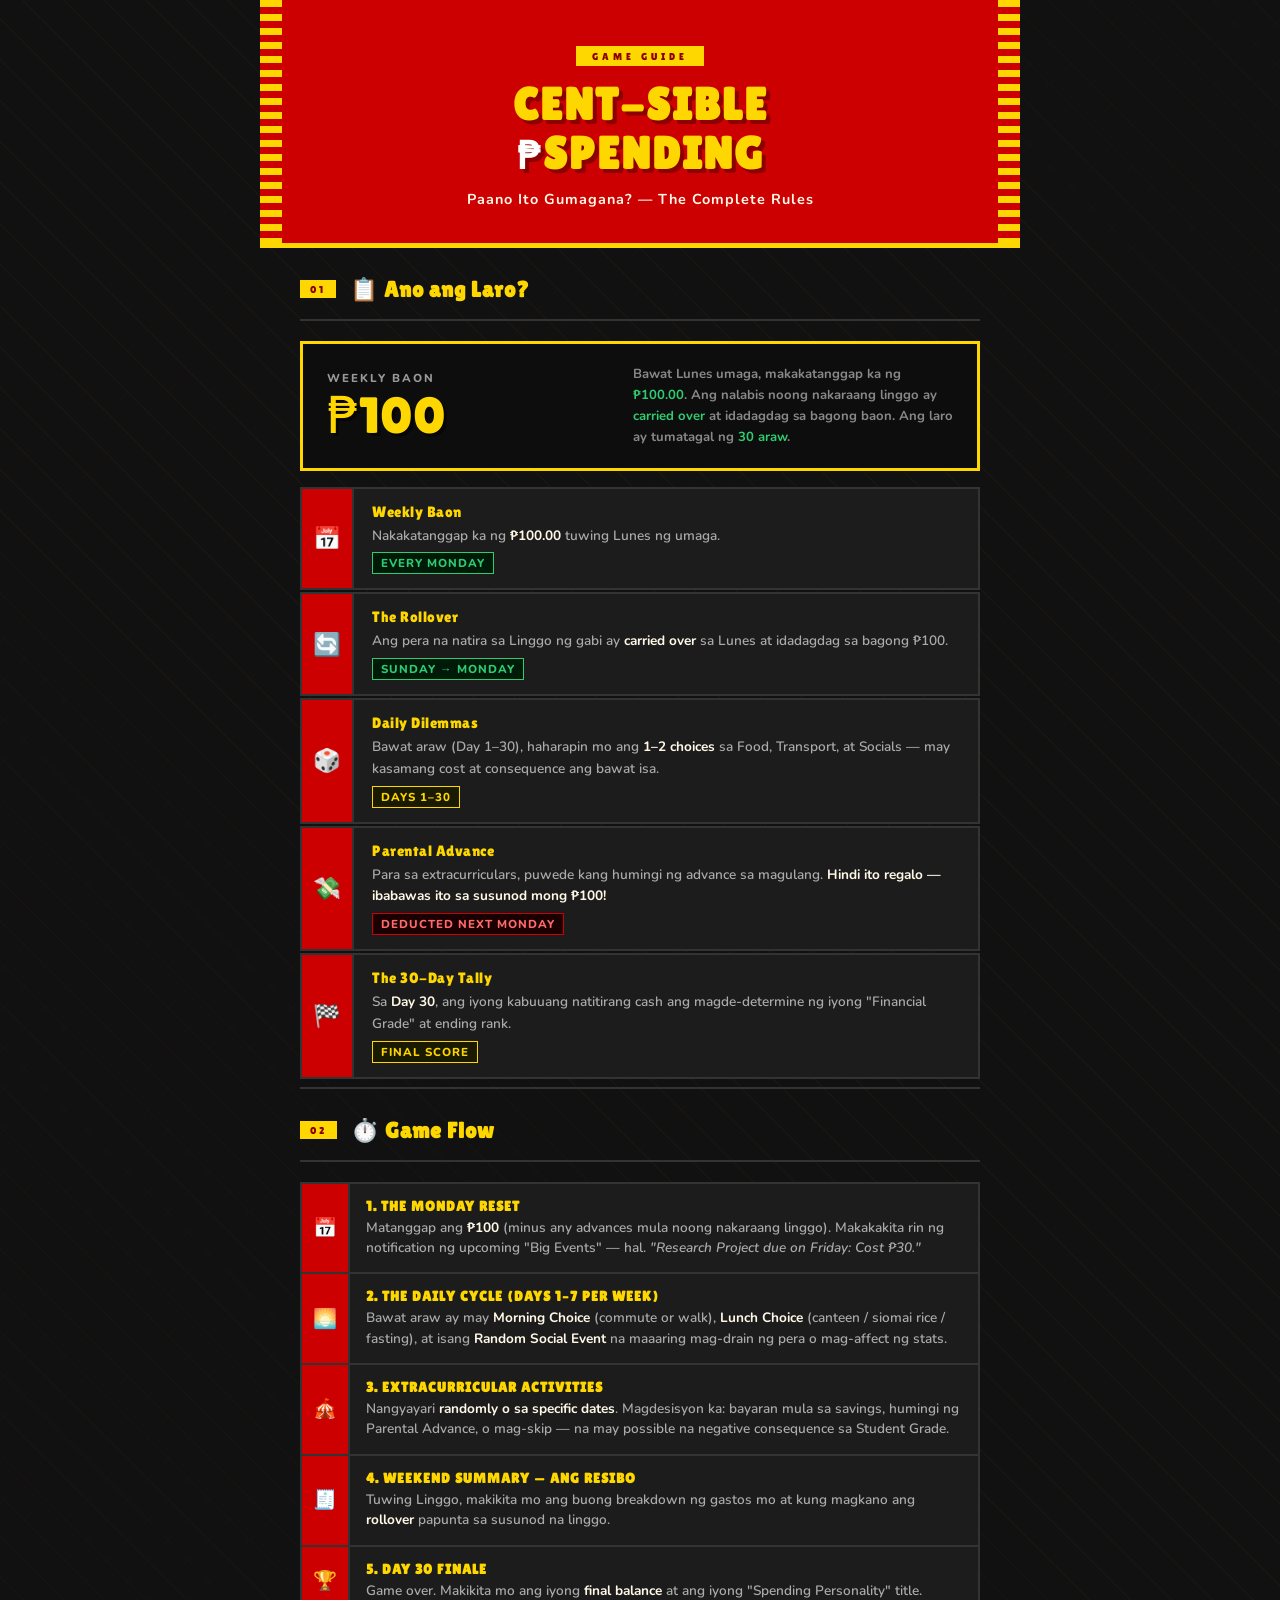
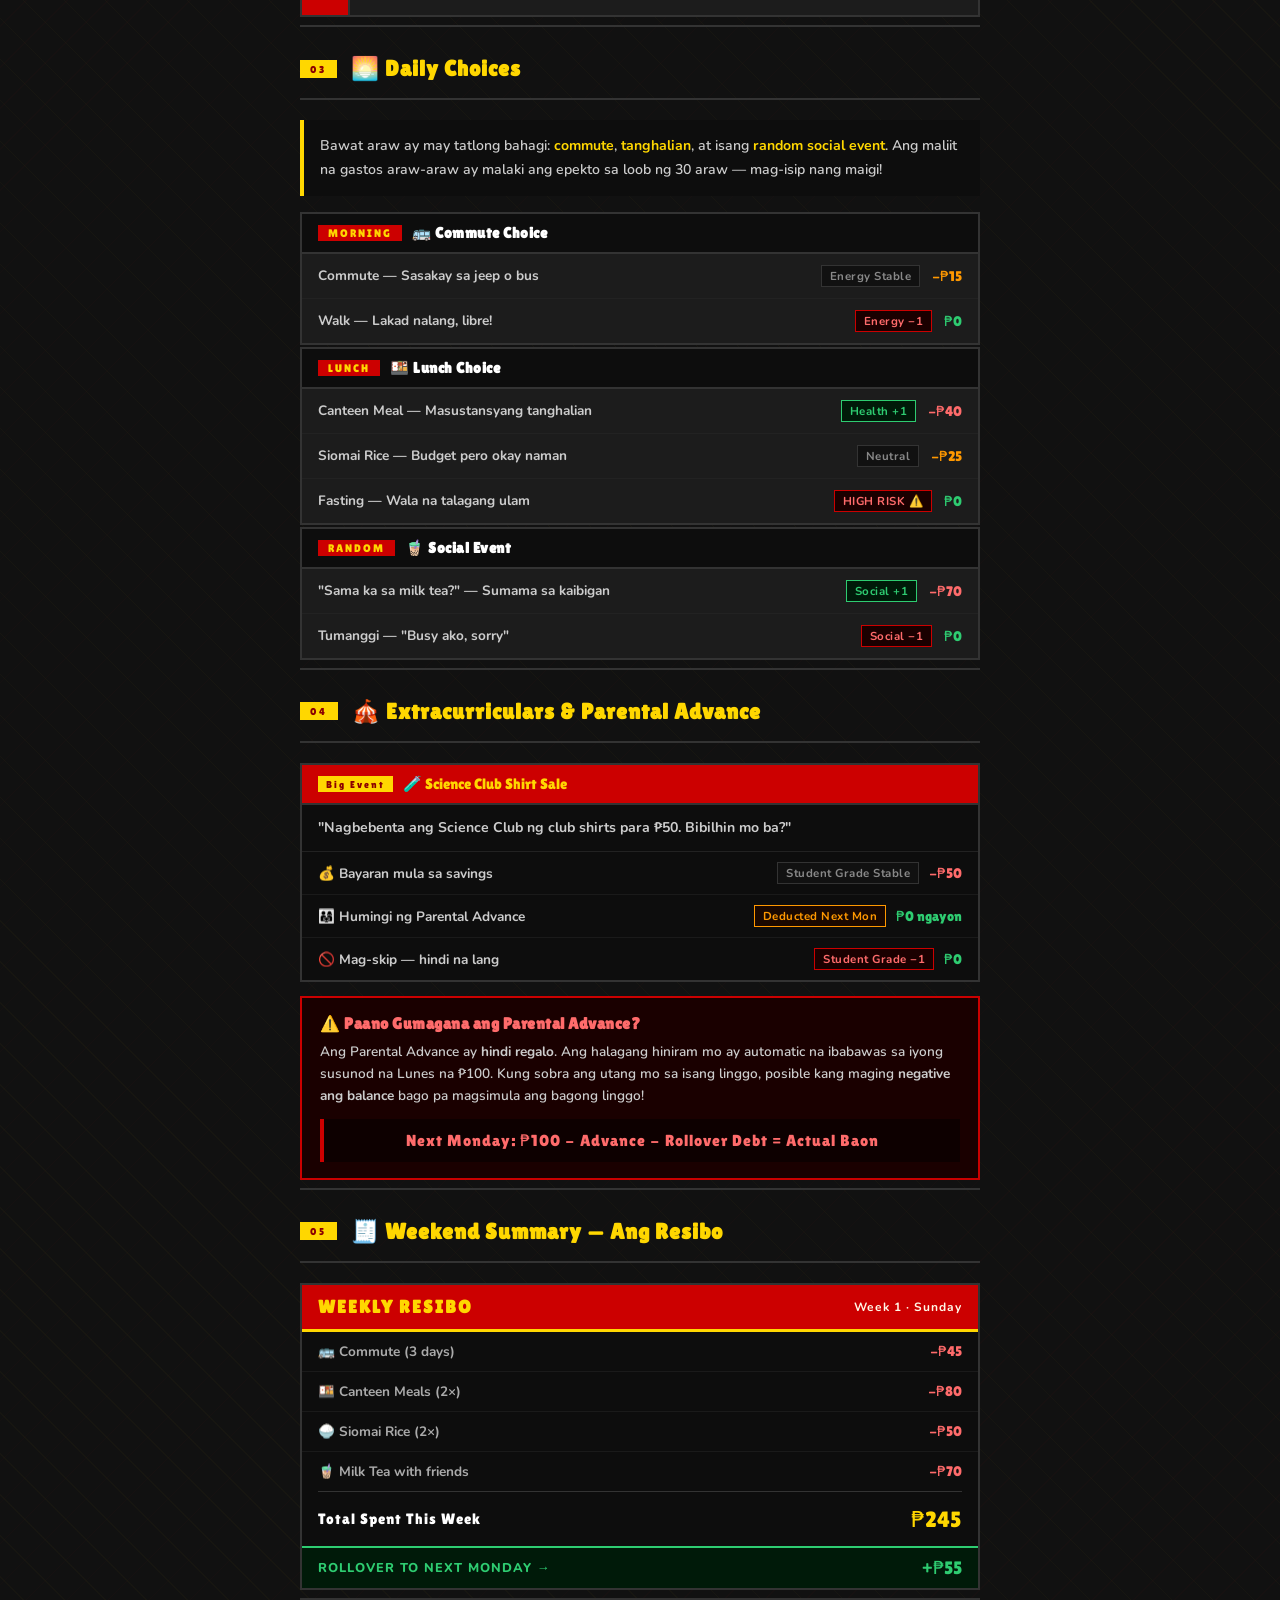
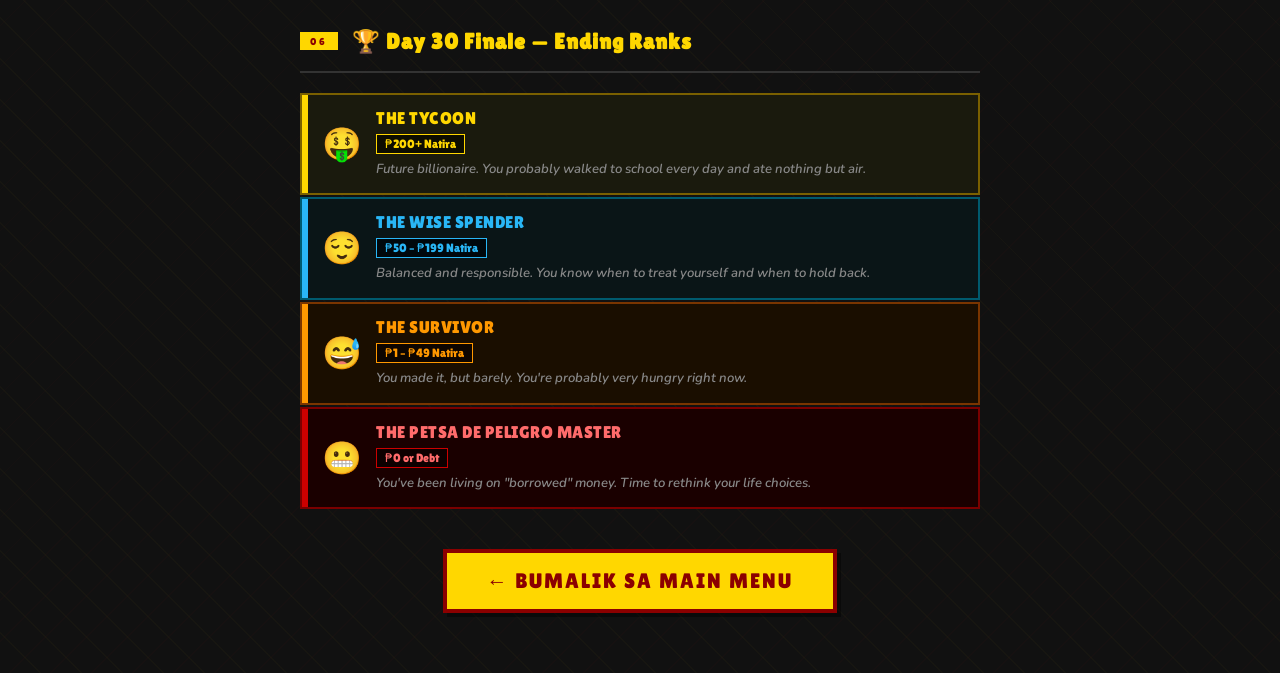
<file: how-it-works.html>
<!DOCTYPE html>
<html lang="fil">
<head>
<meta charset="UTF-8">
<meta name="viewport" content="width=device-width, initial-scale=1.0">
<title>CenT-$ible</title>
<link href="https://fonts.googleapis.com/css2?family=Lilita+One&family=Nunito:wght@400;600;700;800&display=swap" rel="stylesheet">
<style>
*{margin:0;padding:0;box-sizing:border-box}
:root{
  --yellow:#FFD700;--red:#CC0000;--darkred:#8B0000;
  --cream:#FFF8E7;--dark:#111111;--card:#1c1c1c;
  --border:#333333;--muted:#888888;--white:#FFFFFF;
  --green:#2ecc71;--blue:#29b6f6;--orange:#ff9800;
}
body{
  font-family:'Nunito',sans-serif;background:var(--dark);color:var(--white);min-height:100vh;
  background-image:
    repeating-linear-gradient(45deg,transparent,transparent 28px,rgba(255,215,0,0.025) 28px,rgba(255,215,0,0.025) 29px),
    repeating-linear-gradient(-45deg,transparent,transparent 28px,rgba(204,0,0,0.025) 28px,rgba(204,0,0,0.025) 29px);
}
.page-wrap{max-width:760px;margin:0 auto;padding:0 0 60px}

/* ── HEADER ── */
.page-header{
  background:var(--red);padding:44px 40px 34px;
  border-bottom:5px solid var(--yellow);
  position:relative;overflow:hidden;text-align:center;
  animation:fadeDown 0.5s ease;
}
.page-header::before,.page-header::after{
  content:'';position:absolute;top:0;bottom:0;width:22px;
  background:repeating-linear-gradient(180deg,var(--yellow) 0,var(--yellow) 7px,var(--red) 7px,var(--red) 14px);
}
.page-header::before{left:0}.page-header::after{right:0}
.header-kicker{
  display:inline-block;background:var(--yellow);color:var(--darkred);
  font-family:'Lilita One',cursive;font-size:0.65em;letter-spacing:4px;
  padding:4px 16px;margin-bottom:14px;text-transform:uppercase;
}
.page-header h1{
  font-family:'Lilita One',cursive;font-size:2.8em;color:var(--yellow);
  text-shadow:4px 4px 0 var(--darkred);letter-spacing:2px;line-height:1.1;margin-bottom:10px;
}
.peso-accent{color:var(--white);font-size:0.85em}
.page-header p{color:var(--cream);font-size:0.9em;font-weight:700;letter-spacing:1px}

/* ── SECTIONS ── */
.section{padding:0 40px;animation:fadeUp 0.5s ease both}
.section:nth-child(2){animation-delay:.1s}
.section:nth-child(3){animation-delay:.15s}
.section:nth-child(4){animation-delay:.2s}
.section:nth-child(5){animation-delay:.25s}
.section:nth-child(6){animation-delay:.3s}
.section:nth-child(7){animation-delay:.35s}
.section:nth-child(8){animation-delay:.4s}
.section-header{
  display:flex;align-items:center;gap:14px;
  padding:28px 0 16px;border-bottom:2px solid var(--border);margin-bottom:20px;
}
.section-tag{
  background:var(--yellow);color:var(--darkred);
  font-family:'Lilita One',cursive;font-size:0.65em;letter-spacing:3px;
  padding:3px 10px;text-transform:uppercase;flex-shrink:0;
}
.section-header h2{font-family:'Lilita One',cursive;font-size:1.4em;color:var(--yellow);letter-spacing:1px}
.divider{height:2px;background:var(--border);margin:0 40px}

/* ── ALLOWANCE BANNER ── */
.allowance-banner{
  background:#0d0d0d;border:3px solid var(--yellow);
  padding:20px 24px;margin-bottom:16px;
  display:flex;align-items:center;justify-content:space-between;gap:20px;
}
.allowance-left .allowance-label{font-size:0.72em;font-weight:800;text-transform:uppercase;letter-spacing:2px;color:#999;margin-bottom:4px}
.allowance-amount{font-family:'Lilita One',cursive;font-size:3.2em;color:var(--yellow);text-shadow:3px 3px 0 rgba(0,0,0,0.5);line-height:1}
.allowance-note{font-size:0.82em;font-weight:700;color:#888;max-width:320px;line-height:1.6}
.allowance-note strong{color:var(--green)}

/* ── FEATURE LIST ── */
.feature-list{display:flex;flex-direction:column;gap:2px;margin-bottom:8px}
.feature-row{
  display:flex;align-items:stretch;gap:0;
  border:2px solid var(--border);background:var(--card);transition:border-color 0.2s;
}
.feature-row:hover{border-color:var(--yellow)}
.feature-icon-col{
  background:var(--red);border-right:2px solid var(--border);
  font-size:1.4em;min-width:52px;text-align:center;
  display:flex;align-items:center;justify-content:center;padding:14px 0;flex-shrink:0;
}
.feature-body{padding:14px 18px;flex:1}
.feature-name{font-family:'Lilita One',cursive;font-size:0.95em;color:var(--yellow);letter-spacing:0.5px;margin-bottom:5px}
.feature-desc{font-size:0.85em;color:#aaa;line-height:1.6;font-weight:600}
.feature-desc strong{color:var(--cream)}
.feature-tag{
  display:inline-block;background:#1a1a00;border:1px solid var(--yellow);
  color:var(--yellow);font-size:0.72em;font-weight:800;letter-spacing:1px;
  padding:2px 8px;margin-top:6px;text-transform:uppercase;
}
.feature-tag.red{background:#1a0000;border-color:var(--red);color:#ff6b6b}
.feature-tag.green{background:#001a09;border-color:var(--green);color:var(--green)}

/* ── FLOW TIMELINE ── */
.flow-list{display:flex;flex-direction:column;gap:0;margin-bottom:8px}
.flow-item{
  display:flex;align-items:stretch;
  background:var(--card);border:2px solid var(--border);
  border-bottom:none;transition:background 0.2s;
}
.flow-item:last-child{border-bottom:2px solid var(--border)}
.flow-item:hover{background:#222}
.flow-marker{
  background:var(--red);border-right:2px solid var(--border);
  width:48px;flex-shrink:0;display:flex;align-items:center;justify-content:center;font-size:1.2em;
}
.flow-body{padding:14px 16px}
.flow-body h4{font-family:'Lilita One',cursive;font-size:0.85em;color:var(--yellow);letter-spacing:1px;text-transform:uppercase;margin-bottom:4px}
.flow-body p{font-size:0.85em;color:#aaa;line-height:1.5;font-weight:600}
.flow-body p strong{color:var(--cream)}

/* ── DAILY CHOICES ── */
.daily-grid{display:flex;flex-direction:column;gap:2px;margin-bottom:8px}
.daily-block{border:2px solid var(--border);background:var(--card);overflow:hidden}
.daily-block-header{
  background:#0d0d0d;border-bottom:2px solid var(--border);
  padding:10px 16px;display:flex;align-items:center;gap:10px;
}
.day-tag{
  background:var(--red);color:var(--yellow);
  font-family:'Lilita One',cursive;font-size:0.7em;letter-spacing:2px;
  padding:2px 10px;text-transform:uppercase;
}
.daily-block-header h3{font-family:'Lilita One',cursive;font-size:0.95em;color:var(--white);letter-spacing:0.5px}
.choice-options{display:flex;flex-direction:column;gap:0}
.choice-option{
  display:flex;align-items:center;justify-content:space-between;
  padding:11px 16px;border-bottom:1px solid #222;gap:12px;
  transition:background 0.15s;
}
.choice-option:last-child{border-bottom:none}
.choice-option:hover{background:#222}
.choice-text{font-size:0.85em;font-weight:700;color:#ccc;flex:1}
.choice-cost{font-family:'Lilita One',cursive;font-size:0.9em;flex-shrink:0}
.cost-free{color:var(--green)}.cost-low{color:var(--yellow)}.cost-mid{color:var(--orange)}.cost-high{color:#ff6b6b}
.choice-effect{
  font-size:0.72em;font-weight:700;padding:2px 8px;
  flex-shrink:0;border:1px solid;letter-spacing:0.5px;
}
.effect-good{color:var(--green);border-color:var(--green);background:#001a09}
.effect-bad{color:#ff6b6b;border-color:var(--red);background:#1a0000}
.effect-warn{color:var(--orange);border-color:var(--orange);background:#1a0800}
.effect-neutral{color:#888;border-color:#333;background:#111}

/* ── EVENT CARD ── */
.event-card{
  background:#0d0d0d;border:2px solid var(--border);margin-bottom:14px;overflow:hidden;
}
.event-header{
  background:var(--red);padding:10px 16px;
  border-bottom:2px solid var(--border);
  display:flex;align-items:center;gap:10px;
}
.event-tag{
  background:var(--yellow);color:var(--darkred);
  font-family:'Lilita One',cursive;font-size:0.65em;letter-spacing:2px;padding:2px 8px;
}
.event-title{font-family:'Lilita One',cursive;font-size:0.95em;color:var(--yellow)}
.event-scenario{padding:12px 16px;font-size:0.88em;font-weight:700;color:#ccc;line-height:1.6;border-bottom:1px solid #222}
.event-choice{
  display:flex;align-items:center;justify-content:space-between;
  padding:10px 16px;border-bottom:1px solid #1a1a1a;gap:10px;
  transition:background 0.15s;
}
.event-choice:last-child{border-bottom:none}
.event-choice:hover{background:#161616}
.event-choice-text{font-size:0.85em;font-weight:700;color:#ccc;flex:1}

/* ── ADVANCE EXPLAINER ── */
.advance-explainer{
  background:#1a0000;border:2px solid var(--red);padding:16px 18px;margin-bottom:8px;
}
.advance-explainer h3{font-family:'Lilita One',cursive;font-size:1em;color:#ff6b6b;letter-spacing:0.5px;margin-bottom:8px}
.advance-explainer p{font-size:0.85em;font-weight:600;color:#ccc;line-height:1.6}
.advance-formula{
  background:#0d0000;border-left:4px solid var(--red);
  padding:12px 14px;margin-top:12px;
  font-family:'Lilita One',cursive;font-size:1em;color:#ff6b6b;letter-spacing:1px;text-align:center;
}

/* ── RESIBO ── */
.resibo-preview{
  background:#0d0d0d;border:2px solid var(--border);overflow:hidden;margin-bottom:8px;
}
.resibo-header{
  background:var(--red);padding:12px 16px;border-bottom:3px solid var(--yellow);
  display:flex;align-items:center;justify-content:space-between;
}
.resibo-header h3{font-family:'Lilita One',cursive;font-size:1.1em;color:var(--yellow);letter-spacing:2px}
.resibo-week{font-size:0.75em;font-weight:700;color:var(--cream);letter-spacing:1px}
.resibo-row{
  display:flex;align-items:center;justify-content:space-between;
  padding:10px 16px;border-bottom:1px solid #1a1a1a;
}
.resibo-row:last-child{border-bottom:none}
.resibo-item{font-size:0.85em;font-weight:700;color:#aaa}
.resibo-cost{font-family:'Lilita One',cursive;font-size:0.9em;color:#ff6b6b}
.resibo-divider{height:1px;background:var(--border);margin:0 16px}
.resibo-total-row{
  display:flex;align-items:center;justify-content:space-between;padding:14px 16px;
}
.resibo-total-label{font-family:'Lilita One',cursive;font-size:0.95em;color:var(--white);letter-spacing:1px}
.resibo-total-val{font-family:'Lilita One',cursive;font-size:1.4em;color:var(--yellow)}
.resibo-rollover{
  background:#001a09;border-top:2px solid var(--green);
  padding:10px 16px;display:flex;align-items:center;justify-content:space-between;
}
.rollover-label{font-size:0.8em;font-weight:800;color:var(--green);letter-spacing:1px;text-transform:uppercase}
.rollover-val{font-family:'Lilita One',cursive;font-size:1.1em;color:var(--green)}

/* ── ENDINGS ── */
.endings-list{display:flex;flex-direction:column;gap:2px;margin-bottom:8px}
.ending-row{
  display:flex;align-items:stretch;border:2px solid var(--border);
  background:var(--card);transition:border-color 0.2s;overflow:hidden;
}
.ending-accent{width:6px;align-self:stretch;flex-shrink:0}
.ending-row.e1{border-color:#7a6000;background:#1a1a0d}.e1 .ending-accent{background:var(--yellow)}
.ending-row.e2{border-color:#005a6e;background:#0a1517}.e2 .ending-accent{background:var(--blue)}
.ending-row.e3{border-color:#7a3500;background:#1a0e00}.e3 .ending-accent{background:var(--orange)}
.ending-row.e4{border-color:#7a0000;background:#1a0000}.e4 .ending-accent{background:var(--red)}
.ending-emoji{font-size:2em;padding:16px 14px;flex-shrink:0;display:flex;align-items:center}
.ending-body{padding:14px 14px 14px 0;flex:1}
.ending-title{font-family:'Lilita One',cursive;font-size:1.05em;letter-spacing:0.5px;margin-bottom:4px}
.e1 .ending-title{color:var(--yellow)}.e2 .ending-title{color:var(--blue)}
.e3 .ending-title{color:var(--orange)}.e4 .ending-title{color:#ff6b6b}
.ending-range{
  display:inline-block;font-family:'Lilita One',cursive;font-size:0.75em;
  padding:2px 8px;margin-bottom:6px;border:1px solid;
}
.e1 .ending-range{color:var(--yellow);border-color:var(--yellow);background:#0d0d00}
.e2 .ending-range{color:var(--blue);border-color:var(--blue);background:#00080d}
.e3 .ending-range{color:var(--orange);border-color:var(--orange);background:#0d0500}
.e4 .ending-range{color:#ff6b6b;border-color:var(--red);background:#0d0000}
.ending-desc{font-size:0.82em;font-weight:600;color:#888;line-height:1.5;font-style:italic}

/* ── INTRO BOX ── */
.intro-box{
  background:#0d0d0d;border-left:4px solid var(--yellow);
  padding:14px 16px;margin-bottom:16px;
  font-size:0.88em;font-weight:600;color:#ccc;line-height:1.7;
}
.intro-box strong{color:var(--yellow)}

/* ── BACK BUTTON ── */
.footer-section{padding:32px 40px 0;text-align:center}
.btn-back{
  display:inline-block;background:var(--yellow);color:var(--darkred);
  border:4px solid var(--darkred);font-family:'Lilita One',cursive;
  font-size:1.3em;letter-spacing:2px;padding:16px 40px;cursor:pointer;
  transition:all 0.15s;box-shadow:4px 4px 0 rgba(0,0,0,0.4);text-decoration:none;
}
.btn-back:hover{transform:translateY(-3px);box-shadow:6px 6px 0 rgba(0,0,0,0.5)}
.btn-back:active{transform:translateY(-1px)}

@keyframes fadeDown{from{opacity:0;transform:translateY(-12px)}to{opacity:1;transform:translateY(0)}}
@keyframes fadeUp{from{opacity:0;transform:translateY(16px)}to{opacity:1;transform:translateY(0)}}

@media(max-width:580px){
  .page-header{padding:28px 24px 22px}.page-header h1{font-size:2em}
  .section{padding:0 16px}.divider{margin:0 16px}
  .allowance-banner{flex-direction:column;align-items:flex-start;gap:10px}
  .footer-section{padding:24px 16px 0}.btn-back{font-size:1em;padding:14px 28px}
}
</style>
</head>
<body>
<div class="page-wrap">

  <!-- HEADER -->
  <div class="page-header">
    <div class="header-kicker">Game Guide</div>
    <h1>CENT-SIBLE<br><span class="peso-accent">₱</span>SPENDING</h1>
    <p>Paano Ito Gumagana? — The Complete Rules</p>
  </div>

  <!-- 01: OVERVIEW -->
  <div class="section">
    <div class="section-header">
      <span class="section-tag">01</span>
      <h2>📋 Ano ang Laro?</h2>
    </div>
    <div class="allowance-banner">
      <div class="allowance-left">
        <div class="allowance-label">Weekly Baon</div>
        <div class="allowance-amount">₱100</div>
      </div>
      <div class="allowance-note">
        Bawat Lunes umaga, makakatanggap ka ng <strong>₱100.00</strong>. Ang nalabis noong nakaraang linggo ay <strong>carried over</strong> at idadagdag sa bagong baon. Ang laro ay tumatagal ng <strong>30 araw</strong>.
      </div>
    </div>
    <div class="feature-list">
      <div class="feature-row">
        <div class="feature-icon-col">📅</div>
        <div class="feature-body">
          <div class="feature-name">Weekly Baon</div>
          <div class="feature-desc">Nakakatanggap ka ng <strong>₱100.00</strong> tuwing Lunes ng umaga.</div>
          <div class="feature-tag green">Every Monday</div>
        </div>
      </div>
      <div class="feature-row">
        <div class="feature-icon-col">🔄</div>
        <div class="feature-body">
          <div class="feature-name">The Rollover</div>
          <div class="feature-desc">Ang pera na natira sa Linggo ng gabi ay <strong>carried over</strong> sa Lunes at idadagdag sa bagong ₱100.</div>
          <div class="feature-tag green">Sunday → Monday</div>
        </div>
      </div>
      <div class="feature-row">
        <div class="feature-icon-col">🎲</div>
        <div class="feature-body">
          <div class="feature-name">Daily Dilemmas</div>
          <div class="feature-desc">Bawat araw (Day 1–30), haharapin mo ang <strong>1–2 choices</strong> sa Food, Transport, at Socials — may kasamang cost at consequence ang bawat isa.</div>
          <div class="feature-tag">Days 1–30</div>
        </div>
      </div>
      <div class="feature-row">
        <div class="feature-icon-col">💸</div>
        <div class="feature-body">
          <div class="feature-name">Parental Advance</div>
          <div class="feature-desc">Para sa extracurriculars, puwede kang humingi ng advance sa magulang. <strong>Hindi ito regalo — ibabawas ito sa susunod mong ₱100!</strong></div>
          <div class="feature-tag red">Deducted Next Monday</div>
        </div>
      </div>
      <div class="feature-row">
        <div class="feature-icon-col">🏁</div>
        <div class="feature-body">
          <div class="feature-name">The 30-Day Tally</div>
          <div class="feature-desc">Sa <strong>Day 30</strong>, ang iyong kabuuang natitirang cash ang magde-determine ng iyong "Financial Grade" at ending rank.</div>
          <div class="feature-tag">Final Score</div>
        </div>
      </div>
    </div>
  </div>

  <div class="divider"></div>

  <!-- 02: GAME FLOW -->
  <div class="section">
    <div class="section-header">
      <span class="section-tag">02</span>
      <h2>⏱️ Game Flow</h2>
    </div>
    <div class="flow-list">
      <div class="flow-item">
        <div class="flow-marker">📅</div>
        <div class="flow-body">
          <h4>1. The Monday Reset</h4>
          <p>Matanggap ang <strong>₱100</strong> (minus any advances mula noong nakaraang linggo). Makakakita rin ng notification ng upcoming "Big Events" — hal. <em>"Research Project due on Friday: Cost ₱30."</em></p>
        </div>
      </div>
      <div class="flow-item">
        <div class="flow-marker">🌅</div>
        <div class="flow-body">
          <h4>2. The Daily Cycle (Days 1–7 per week)</h4>
          <p>Bawat araw ay may <strong>Morning Choice</strong> (commute or walk), <strong>Lunch Choice</strong> (canteen / siomai rice / fasting), at isang <strong>Random Social Event</strong> na maaaring mag-drain ng pera o mag-affect ng stats.</p>
        </div>
      </div>
      <div class="flow-item">
        <div class="flow-marker">🎪</div>
        <div class="flow-body">
          <h4>3. Extracurricular Activities</h4>
          <p>Nangyayari <strong>randomly o sa specific dates</strong>. Magdesisyon ka: bayaran mula sa savings, humingi ng Parental Advance, o mag-skip — na may possible na negative consequence sa Student Grade.</p>
        </div>
      </div>
      <div class="flow-item">
        <div class="flow-marker">🧾</div>
        <div class="flow-body">
          <h4>4. Weekend Summary — Ang Resibo</h4>
          <p>Tuwing Linggo, makikita mo ang buong breakdown ng gastos mo at kung magkano ang <strong>rollover</strong> papunta sa susunod na linggo.</p>
        </div>
      </div>
      <div class="flow-item">
        <div class="flow-marker">🏆</div>
        <div class="flow-body">
          <h4>5. Day 30 Finale</h4>
          <p>Game over. Makikita mo ang iyong <strong>final balance</strong> at ang iyong "Spending Personality" title.</p>
        </div>
      </div>
    </div>
  </div>

  <div class="divider"></div>

  <!-- 03: DAILY CHOICES -->
  <div class="section">
    <div class="section-header">
      <span class="section-tag">03</span>
      <h2>🌅 Daily Choices</h2>
    </div>
    <div class="intro-box">
      Bawat araw ay may tatlong bahagi: <strong>commute</strong>, <strong>tanghalian</strong>, at isang <strong>random social event</strong>. Ang maliit na gastos araw-araw ay malaki ang epekto sa loob ng 30 araw — mag-isip nang maigi!
    </div>
    <div class="daily-grid">
      <div class="daily-block">
        <div class="daily-block-header">
          <div class="day-tag">Morning</div>
          <h3>🚌 Commute Choice</h3>
        </div>
        <div class="choice-options">
          <div class="choice-option">
            <span class="choice-text">Commute — Sasakay sa jeep o bus</span>
            <span class="choice-effect effect-neutral">Energy Stable</span>
            <span class="choice-cost cost-mid">−₱15</span>
          </div>
          <div class="choice-option">
            <span class="choice-text">Walk — Lakad nalang, libre!</span>
            <span class="choice-effect effect-bad">Energy −1</span>
            <span class="choice-cost cost-free">₱0</span>
          </div>
        </div>
      </div>
      <div class="daily-block">
        <div class="daily-block-header">
          <div class="day-tag">Lunch</div>
          <h3>🍱 Lunch Choice</h3>
        </div>
        <div class="choice-options">
          <div class="choice-option">
            <span class="choice-text">Canteen Meal — Masustansyang tanghalian</span>
            <span class="choice-effect effect-good">Health +1</span>
            <span class="choice-cost cost-high">−₱40</span>
          </div>
          <div class="choice-option">
            <span class="choice-text">Siomai Rice — Budget pero okay naman</span>
            <span class="choice-effect effect-neutral">Neutral</span>
            <span class="choice-cost cost-mid">−₱25</span>
          </div>
          <div class="choice-option">
            <span class="choice-text">Fasting — Wala na talagang ulam</span>
            <span class="choice-effect effect-bad">HIGH RISK ⚠️</span>
            <span class="choice-cost cost-free">₱0</span>
          </div>
        </div>
      </div>
      <div class="daily-block">
        <div class="daily-block-header">
          <div class="day-tag">Random</div>
          <h3>🧋 Social Event</h3>
        </div>
        <div class="choice-options">
          <div class="choice-option">
            <span class="choice-text">"Sama ka sa milk tea?" — Sumama sa kaibigan</span>
            <span class="choice-effect effect-good">Social +1</span>
            <span class="choice-cost cost-high">−₱70</span>
          </div>
          <div class="choice-option">
            <span class="choice-text">Tumanggi — "Busy ako, sorry"</span>
            <span class="choice-effect effect-bad">Social −1</span>
            <span class="choice-cost cost-free">₱0</span>
          </div>
        </div>
      </div>
    </div>
  </div>

  <div class="divider"></div>

  <!-- 04: EXTRACURRICULARS & ADVANCE -->
  <div class="section">
    <div class="section-header">
      <span class="section-tag">04</span>
      <h2>🎪 Extracurriculars &amp; Parental Advance</h2>
    </div>
    <div class="event-card">
      <div class="event-header">
        <span class="event-tag">Big Event</span>
        <span class="event-title">🧪 Science Club Shirt Sale</span>
      </div>
      <div class="event-scenario">
        "Nagbebenta ang Science Club ng club shirts para ₱50. Bibilhin mo ba?"
      </div>
      <div class="event-choice">
        <span class="event-choice-text">💰 Bayaran mula sa savings</span>
        <span class="choice-effect effect-neutral">Student Grade Stable</span>
        <span class="choice-cost cost-high">−₱50</span>
      </div>
      <div class="event-choice">
        <span class="event-choice-text">👨‍👩‍👧 Humingi ng Parental Advance</span>
        <span class="choice-effect effect-warn">Deducted Next Mon</span>
        <span class="choice-cost cost-free">₱0 ngayon</span>
      </div>
      <div class="event-choice">
        <span class="event-choice-text">🚫 Mag-skip — hindi na lang</span>
        <span class="choice-effect effect-bad">Student Grade −1</span>
        <span class="choice-cost cost-free">₱0</span>
      </div>
    </div>
    <div class="advance-explainer">
      <h3>⚠️ Paano Gumagana ang Parental Advance?</h3>
      <p>Ang Parental Advance ay <strong>hindi regalo</strong>. Ang halagang hiniram mo ay automatic na ibabawas sa iyong susunod na Lunes na ₱100. Kung sobra ang utang mo sa isang linggo, posible kang maging <strong>negative ang balance</strong> bago pa magsimula ang bagong linggo!</p>
      <div class="advance-formula">Next Monday: ₱100 − Advance − Rollover Debt = Actual Baon</div>
    </div>
  </div>

  <div class="divider"></div>

  <!-- 05: RESIBO -->
  <div class="section">
    <div class="section-header">
      <span class="section-tag">05</span>
      <h2>🧾 Weekend Summary — Ang Resibo</h2>
    </div>
    <div class="resibo-preview">
      <div class="resibo-header">
        <h3>WEEKLY RESIBO</h3>
        <span class="resibo-week">Week 1 · Sunday</span>
      </div>
      <div class="resibo-row">
        <span class="resibo-item">🚌 Commute (3 days)</span>
        <span class="resibo-cost">−₱45</span>
      </div>
      <div class="resibo-row">
        <span class="resibo-item">🍱 Canteen Meals (2×)</span>
        <span class="resibo-cost">−₱80</span>
      </div>
      <div class="resibo-row">
        <span class="resibo-item">🍚 Siomai Rice (2×)</span>
        <span class="resibo-cost">−₱50</span>
      </div>
      <div class="resibo-row" style="border-bottom:none">
        <span class="resibo-item">🧋 Milk Tea with friends</span>
        <span class="resibo-cost">−₱70</span>
      </div>
      <div class="resibo-divider"></div>
      <div class="resibo-total-row">
        <span class="resibo-total-label">Total Spent This Week</span>
        <span class="resibo-total-val">₱245</span>
      </div>
      <div class="resibo-rollover">
        <span class="rollover-label">Rollover to Next Monday →</span>
        <span class="rollover-val">+₱55</span>
      </div>
    </div>
  </div>

  <div class="divider"></div>

  <!-- 06: ENDINGS -->
  <div class="section">
    <div class="section-header">
      <span class="section-tag">06</span>
      <h2>🏆 Day 30 Finale — Ending Ranks</h2>
    </div>
    <div class="endings-list">
      <div class="ending-row e1">
        <div class="ending-accent"></div>
        <div class="ending-emoji">🤑</div>
        <div class="ending-body">
          <div class="ending-title">THE TYCOON</div>
          <div class="ending-range">₱200+ Natira</div>
          <div class="ending-desc">Future billionaire. You probably walked to school every day and ate nothing but air.</div>
        </div>
      </div>
      <div class="ending-row e2">
        <div class="ending-accent"></div>
        <div class="ending-emoji">😌</div>
        <div class="ending-body">
          <div class="ending-title">THE WISE SPENDER</div>
          <div class="ending-range">₱50 – ₱199 Natira</div>
          <div class="ending-desc">Balanced and responsible. You know when to treat yourself and when to hold back.</div>
        </div>
      </div>
      <div class="ending-row e3">
        <div class="ending-accent"></div>
        <div class="ending-emoji">😅</div>
        <div class="ending-body">
          <div class="ending-title">THE SURVIVOR</div>
          <div class="ending-range">₱1 – ₱49 Natira</div>
          <div class="ending-desc">You made it, but barely. You're probably very hungry right now.</div>
        </div>
      </div>
      <div class="ending-row e4">
        <div class="ending-accent"></div>
        <div class="ending-emoji">😬</div>
        <div class="ending-body">
          <div class="ending-title">THE PETSA DE PELIGRO MASTER</div>
          <div class="ending-range">₱0 or Debt</div>
          <div class="ending-desc">You've been living on "borrowed" money. Time to rethink your life choices.</div>
        </div>
      </div>
    </div>
  </div>

  <!-- BACK BUTTON -->
  <div class="footer-section">
    <a href="index.html" class="btn-back">← BUMALIK SA MAIN MENU</a>
  </div>

</div>
<script src="game-data.js" defer></script>
</body>
</html>
</file>
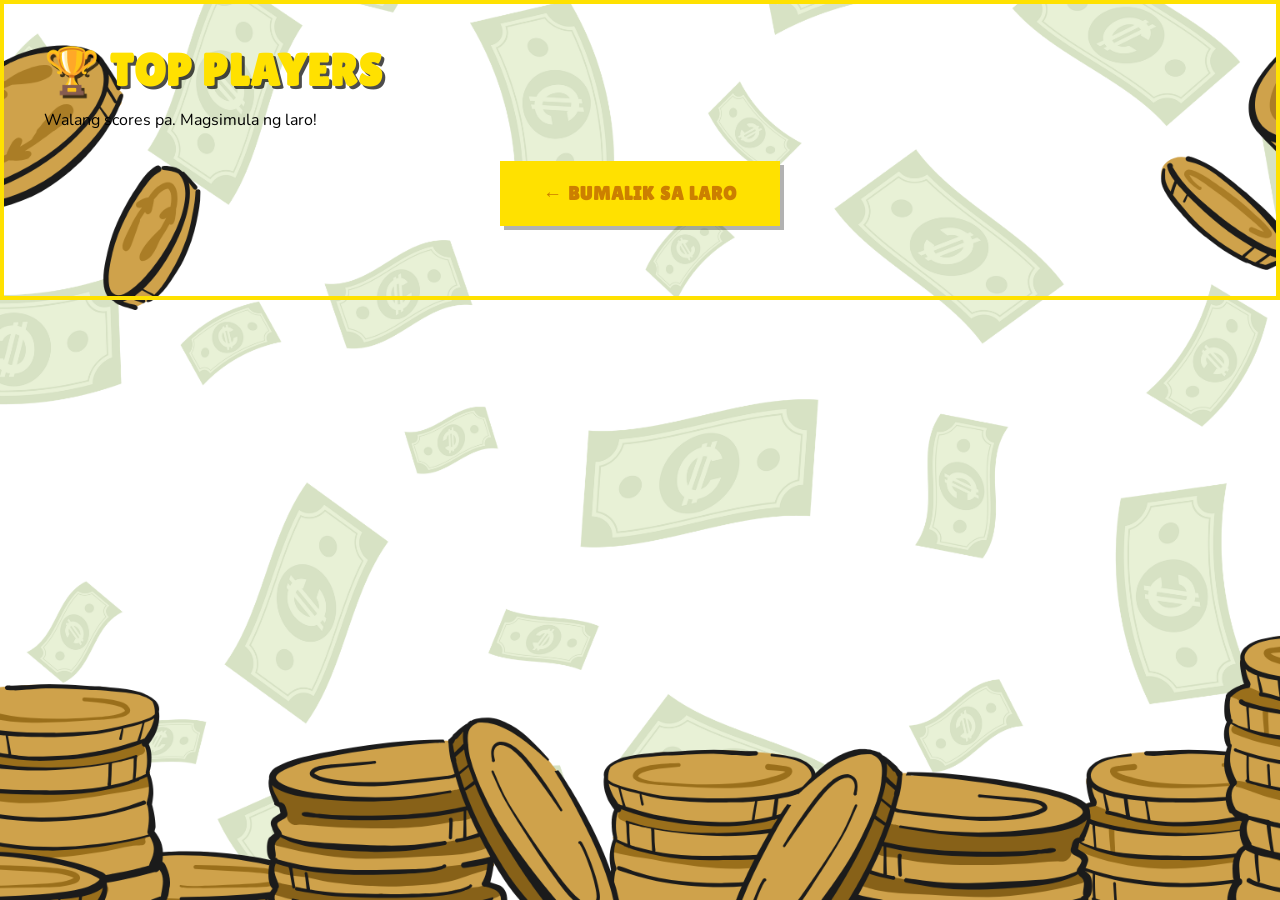
<file: leaderboard.html>
<!DOCTYPE html>
<html lang="fil">
<head>
<meta charset="UTF-8">
<meta name="viewport" content="width=device-width, initial-scale=1.0">
<title>CenT-$ible</title>
<link href="https://fonts.googleapis.com/css2?family=Lilita+One&family=Nunito:wght@400;600;700;800&display=swap" rel="stylesheet">
<link rel="stylesheet" href="styles.css">
</head>
<body>
<div id="app">
  <div id="leaderboardScreen" class="screen active spent-leaderboard">
    <div class="spent-container">
      <div class="spent-header">
        <h1 class="spent-title">🏆 TOP PLAYERS</h1>
      </div>
      <div id="leaderboardList" class="lb-list-spent"></div>
      <div id="emptyState" class="lb-empty">Walang scores pa. Magsimula ng laro!</div>
      <button class="spent-btn-challenge" onclick="window.location.href='index.html'" style="margin-top:30px">← BUMALIK SA LARO</button>
    </div>
  </div>
</div>

<script src="game-data.js"></script>
<script src="leaderboard-script.js"></script>
</body>
</html>
</file>
<file: styles.css>
*{margin:0;padding:0;box-sizing:border-box}
:root{
  /* Updated color scheme based on game-logo.png */
  --yellow: #ffe100; /* bright yellow from logo */
  --orange: #ff9900; /* orange accent from logo */
  --red: #ff9900; /* legacy red mapped to orange palette */
  --darkred: #cc7f00; /* legacy dark red mapped to darker orange */
  --blue: #1e4fa3;   /* deep blue from logo */
  --darkblue: #142c4c; /* dark blue shadow from logo */
  --cream: #fff7d6;  /* light cream for highlights */
  --dark: #181818;   /* dark background */
  --card: #232b3a;   /* card background, blue-tinted */
  --border: #1e4fa3; /* use main blue for borders */
  --muted: #b0b0b0;  /* muted gray */
  --white: #ffffff;  /* pure white */
  --dcyan: #195854; /* dark cyan for accents */
  /* Main colors from ingame-bg.png */
  --bg-dark: #1a2233; /* deep navy blue */
  --bg-mid: #2c3a5a;  /* mid blue */
  --bg-accent: #3e5c8a; /* accent blue */
  --bg-light: #b6c6e3; /* light blue highlight */
}
body{
  font-family:'Nunito',sans-serif; margin:0; padding:0;
  background: url('Assets/Menu.png') no-repeat center center fixed, url('Assets/coins.png') repeat;
  background-size: cover, auto;
  background-attachment: fixed, scroll;
}
#app{width:100%;height:100vh;display:block}
.screen{display:block;animation:fadeIn 0.3s ease;background:transparent}

/* Leaderboard and How-it-Works screens use Menu background */
#leaderboardScreen, #howItWorksScreen {
  background: url('Assets/Menu.png') no-repeat center center fixed, url('Assets/coins.png') repeat;
  background-size: cover, auto;
  background-attachment: fixed, scroll;
}
#leaderboardScreen .spent-container, #howItWorksScreen .spent-container {
  background: transparent;
}

@keyframes fadeIn{from{opacity:0;transform:translateY(10px)}to{opacity:1;transform:translateY(0)}}

/* ── SPENT STYLE (Start Screen) ── */
.spent-style{
  background:transparent;border:none;padding:0;display:flex;flex-direction:column;
  align-items:center;justify-content:flex-start;min-height:100vh;
}

/* HAMBURGER MENU */
.hamburger-menu{
  position:fixed;top:20px;right:30px;background:var(--dcyan);
  border:2px solid var(--yellow);color:var(--white);font-size:1.8em;
  cursor:pointer;padding:10px 14px;z-index:1001;transition:all 0.2s;
  font-weight:bold;line-height:1;width:48px;height:48px;
  display:flex;align-items:center;justify-content:center;
  border-radius:0;box-shadow:0 4px 12px rgba(26,127,125,0.3);
}

.hamburger-menu:hover{
  border-color:var(--yellow);color:var(--white);
  background:var(--yellow);
  transform:scale(1.05);
}

/* DROPDOWN MENU */
.spent-dropdown{
  position:fixed;top:70px;right:20px;background:rgba(13,74,72,0.95);
  border:2px solid var(--yellow);border-radius:0;
  z-index:1001;display:none;flex-direction:column;
  box-shadow:0 8px 24px rgba(26,127,125,0.4);
  min-width:200px;animation:slideDown 0.25s ease;backdrop-filter:blur(2px);
}

.spent-dropdown.show{display:flex}

.spent-menu-item{
  background:transparent;border:none;color:var(--cream);
  padding:14px 20px;text-align:left;cursor:pointer;
  font-size:1em;font-weight:600;transition:all 0.2s;
  border-bottom:1px solid rgba(230,209,122,0.2);font-family:'Nunito',sans-serif;
}

.spent-menu-item:last-child{
  border-bottom:none;
}

.spent-menu-item:hover:not(:disabled){
  background:rgba(230,209,122,0.1);color:var(--yellow);
  padding-left:28px;
}

.spent-menu-item:disabled{
  color:var(--muted);cursor:not-allowed;opacity:0.6;
}

/* STORY SECTION */
.spent-story-section{
  flex:1;display:flex;flex-direction:column;align-items:center;justify-content:center;
  padding:60px 40px;width:100%;max-width:900px;margin:0 auto;
}

.spent-story-content{
  text-align:center;margin-bottom:60px;line-height:2;max-width:800px;
}

.story-para{
  font-size:1.3em;font-weight:600;color:var(--muted);margin:18px 0;
  opacity:0;animation:fadeInStory 0.8s ease-out forwards;
}

.story-para.challenge{
  color:var(--yellow);font-size:1.5em;margin-top:40px;font-weight:800;
  text-shadow:2px 2px 4px rgba(255,215,0,0.2);
}

@keyframes fadeInStory{
  from{opacity:0;transform:translateY(10px)}
  to{opacity:1;transform:translateY(0)}
}

/* TITLE SCREEN */
.spent-title-screen{
  flex:1;display:flex;flex-direction:column;align-items:center;justify-content:flex-start;
  width:100%;padding:60px 40px 40px 40px;position:relative;gap:0;
  background:rgba(0,0,0,0.0);
  overflow:hidden;
}

.spent-title-screen::before {
  content: '💰';
  position: fixed;
  top: -50px;
  left: 8%;
  font-size: 2.5em;
  animation: rainingCoin1 5s linear infinite;
  pointer-events: none;
  z-index: 1;
}

.spent-title-screen::after {
  content: '💰';
  position: fixed;
  top: -100px;
  left: 22%;
  font-size: 2em;
  animation: rainingCoin2 5.5s linear infinite 1.2s;
  pointer-events: none;
  z-index: 1;
}

.title-screen-content::before {
  content: '💰';
  position: fixed;
  top: -80px;
  left: 36%;
  font-size: 2.2em;
  animation: rainingCoin3 5.2s linear infinite 2.1s;
  pointer-events: none;
  z-index: 1;
}

.title-screen-content::after {
  content: '💰';
  position: fixed;
  top: -60px;
  left: 50%;
  font-size: 2.3em;
  animation: rainingCoin1 5.8s linear infinite 0.8s;
  pointer-events: none;
  z-index: 1;
}

.proceed-btn-container::before {
  content: '💰';
  position: fixed;
  top: -90px;
  left: 64%;
  font-size: 2.1em;
  animation: rainingCoin2 5.3s linear infinite 1.8s;
  pointer-events: none;
  z-index: 1;
}

.proceed-btn-container::after {
  content: '💰';
  position: fixed;
  top: -70px;
  left: 78%;
  font-size: 2.4em;
  animation: rainingCoin3 5.6s linear infinite 0.5s;
  pointer-events: none;
  z-index: 1;
}

.hamburger-menu::before {
  content: '💰';
  position: fixed;
  top: -100px;
  left: 15%;
  font-size: 2.2em;
  animation: rainingCoin1 5.4s linear infinite 1.5s;
  pointer-events: none;
  z-index: 1;
}

.hamburger-menu::after {
  content: '💰';
  position: fixed;
  top: -85px;
  left: 92%;
  font-size: 2.1em;
  animation: rainingCoin2 5.7s linear infinite 2.4s;
  pointer-events: none;
  z-index: 1;
}

.spent-title-screen > * {
  position: relative;
  z-index: 10;
}

@keyframes rainingCoin1 {
  0% {
    transform: translateY(-50px) rotate(0deg);
    opacity: 1;
  }
  100% {
    transform: translateY(100vh) rotate(360deg);
    opacity: 0;
  }
}

@keyframes rainingCoin2 {
  0% {
    transform: translateY(-50px) rotate(0deg);
    opacity: 1;
  }
  100% {
    transform: translateY(100vh) rotate(-360deg);
    opacity: 0;
  }
}

@keyframes rainingCoin3 {
  0% {
    transform: translateY(-50px) rotate(0deg);
    opacity: 1;
  }
  100% {
    transform: translateY(100vh) rotate(360deg);
    opacity: 0;
  }
}

.title-screen-content{
  text-align:left;max-width:600px;flex:1;
}

.game-main-title{
  font-size:3.5em;font-weight:800;color:var(--yellow);
  margin:0 0 8px 0;font-family:'Lilita One',cursive;
  letter-spacing:3px;
  opacity:0;animation:titleFadeIn 0.8s ease-out forwards;
  text-shadow:2px 2px 4px rgba(255,215,0,0.2);
  animation-delay:0s;
}

.title-subtitle{
  font-size:1.2em;font-weight:600;color:var(--cream);
  margin:0 0 40px 0;font-family:'Nunito',sans-serif;
  letter-spacing:1px;
  opacity:0;animation:titleFadeIn 0.8s ease-out forwards;
  animation-delay:0.3s;
}

.title-line{
  font-size:2.2em;font-weight:800;color:var(--cream);
  margin:20px 0;font-family:'Lilita One',cursive;
  letter-spacing:1px;
  opacity:0;animation:titleFadeIn 0.8s ease-out forwards;
  text-shadow:2px 2px 4px rgba(0,0,0,0.5);
}

.title-line:nth-child(1){animation-delay:0.6s}
.title-line:nth-child(2){animation-delay:1.0s}
.title-line:nth-child(3){animation-delay:1.4s}
.title-line:nth-child(4){animation-delay:1.8s}
.title-line:nth-child(5){animation-delay:2.2s}

.title-line.challenge{
  font-size:2.5em;color:var(--yellow);
  margin-top:50px;
  text-shadow:3px 3px 8px rgba(255,215,0,0.3);
}

.spent-btn-challenge{
  position:relative;right:auto;bottom:auto;transform:none;
  width:200px;padding:24px 20px;background:var(--yellow);
  color:var(--dark);border:3px solid var(--dark);font-family:'Lilita One',cursive;font-size:1.4em;letter-spacing:2px;
  cursor:pointer;transition:all 0.15s;
  box-shadow:4px 4px 0 rgba(26,127,125,0.4);z-index:100;
  height:fit-content;white-space:nowrap;
}

.spent-btn-challenge:hover{transform:translateY(-3px);box-shadow:6px 6px 0 rgba(0,0,0,0.4)}
.spent-btn-challenge:active{transform:translateY(-1px)}

@keyframes titleFadeIn{
  from{
    opacity:0;
    transform:translateY(20px);
  }
  to{
    opacity:1;
    transform:translateY(0);
  }
}

/* STORY SCREEN */
.spent-form-wrapper{
  width:100%;max-width:600px;margin:0 auto;padding:0 40px;
}

.spent-form{
  background:rgba(26,127,125,0.15);border:2px solid var(--border);padding:30px 28px;
  text-align:left;margin-top:40px;display:block;backdrop-filter:blur(2px);
}

.spent-form .form-group{
  margin-bottom:24px;
  opacity:0;animation:formSlideIn 0.6s cubic-bezier(0.34, 1.56, 0.64, 1) forwards;
}

.spent-form .form-group:last-child{margin-bottom:0}

.spent-form .form-group label{
  display:block;font-size:0.85em;font-weight:800;text-transform:uppercase;
  letter-spacing:1.5px;color:var(--yellow);margin-bottom:10px;
}

.spent-form .form-group input{
  width:100%;padding:12px 14px;background:rgba(0,0,0,0.3);border:2px solid var(--border);
  color:var(--cream);font-family:'Nunito',sans-serif;font-size:1em;
  transition:all 0.2s;box-sizing:border-box;
}

.spent-form .form-group input:focus{
  outline:none;border-color:var(--yellow);background:rgba(230,209,122,0.08);
}

.form-readiness{
  text-align:center;margin:30px 0 40px;padding:20px 0;
  opacity:0;animation:formSlideIn 0.6s cubic-bezier(0.34, 1.56, 0.64, 1) forwards;
}

.form-readiness p{
  font-size:1.3em;color:var(--yellow);font-weight:800;
  letter-spacing:1px;text-shadow:1px 1px 0 rgba(255,215,0,0.3);
}

.btn-start{
  width:100%;padding:16px;background:var(--yellow);color:var(--dark);
  border:2px solid var(--dark);font-family:'Lilita One',cursive;font-size:1.2em;letter-spacing:2px;
  font-weight:800;cursor:pointer;transition:all 0.2s;
}

.btn-start:hover{
  transform:translateY(-2px);box-shadow:0 4px 12px rgba(255,215,0,0.3);
}

.btn-start:active{transform:translateY(0)}

/* MENU DROPDOWN */
/* Removed - using single definition above */

@keyframes formSlideIn{
  from{opacity:0;transform:translateY(10px)}
  to{opacity:1;transform:translateY(0)}
}

.spent-btn-challenge{
  width:100%;max-width:400px;padding:18px 32px;background:var(--yellow);
  color:var(--darkred);border:4px solid var(--darkred);
  font-family:'Lilita One',cursive;font-size:1.5em;letter-spacing:2px;
  cursor:pointer;margin:30px auto;display:block;transition:all 0.15s;
  box-shadow:4px 4px 0 rgba(0,0,0,0.3);
}
.spent-btn-challenge:hover{transform:translateY(-3px);box-shadow:6px 6px 0 rgba(0,0,0,0.4)}
.spent-btn-challenge:active{transform:translateY(-1px)}
.spent-menu-section{margin-top:40px;position:relative}
.spent-btn-menu{
  padding:12px 24px;background:var(--red);color:var(--yellow);
  border:3px solid var(--yellow);font-family:'Lilita One',cursive;
  font-size:1.1em;letter-spacing:1px;cursor:pointer;transition:all 0.15s;
}
.spent-btn-menu:hover{background:var(--darkred)}
.spent-form{
  background:var(--card);border:2px solid var(--border);padding:30px 25px;
  margin-top:30px;text-align:left;
}
.spent-form .form-group:last-child{margin-bottom:0}
.form-group{opacity:0}
.form-group.form-animate{animation:formSlideIn 0.6s cubic-bezier(0.34, 1.56, 0.64, 1) forwards}
.form-readiness{opacity:0;text-align:center;margin:20px 0;padding-top:10px}
.form-readiness.form-animate{animation:formSlideIn 0.6s cubic-bezier(0.34, 1.56, 0.64, 1) forwards}
.readiness-text{font-size:1.2em;color:var(--yellow);font-weight:700;letter-spacing:1px}
@keyframes formSlideIn{
  from{opacity:0;transform:translateY(10px)}
  to{opacity:1;transform:translateY(0)}
}
.btn-start{width:100%;padding:14px;background:var(--yellow);color:var(--darkred)}

.setup-header{
  background:var(--red);padding:36px 32px 28px;text-align:center;
  border-bottom:5px solid var(--yellow);position:relative;overflow:hidden;width:100%;max-width:600px;box-sizing:border-box;
}
.setup-header::before,.setup-header::after{
  content:'';position:absolute;top:0;bottom:0;width:22px;
  background:repeating-linear-gradient(180deg,var(--yellow) 0,var(--yellow) 7px,var(--red) 7px,var(--red) 14px);
}
.setup-header::before{left:0}.setup-header::after{right:0}
.kicker{
  display:inline-block;background:var(--yellow);color:var(--darkred);
  font-family:'Lilita One',cursive;font-size:0.7em;letter-spacing:4px;
  padding:4px 14px;margin-bottom:12px;text-transform:uppercase;
}
.setup-header h1{
  font-family:'Lilita One',cursive;font-size:4.2em;color:var(--yellow);
  text-shadow:4px 4px 0 var(--darkred);letter-spacing:2px;line-height:1;
}
.setup-header .peso{color:var(--white);font-size:0.85em}
.tagline{color:var(--cream);font-size:0.95em;font-weight:700;margin-top:10px;letter-spacing:1px}
.setup-body{padding:28px 28px 32px;width:100%;max-width:600px;box-sizing:border-box;display:block}
.setup-intro{background:var(--bg-dark);border-left:4px solid var(--yellow);padding:16px 18px;margin-bottom:20px;font-size:0.9em;font-weight:600;color:var(--cream);line-height:1.7}
.form-section{background:var(--card);border:2px solid var(--border);padding:16px;margin-bottom:18px}
.form-group{margin-bottom:20px}
.form-section .form-group:last-child{margin-bottom:0}
.form-group label{
  display:block;font-size:0.75em;font-weight:800;text-transform:uppercase;
  letter-spacing:2.5px;color:var(--yellow);margin-bottom:8px;
}
.form-group input,.form-group select{
  width:100%;padding:13px 14px;background:var(--card);border:2px solid var(--border);
  color:var(--white);font-family:'Nunito',sans-serif;font-size:1em;font-weight:600;
  border-radius:0;appearance:none;transition:border-color 0.2s;
}
.form-group input::placeholder{color:var(--muted)}
.form-group input:focus,.form-group select:focus{outline:none;border-color:var(--yellow)}
.form-group select option{background:var(--card);color:var(--white)}
.btn-start{
  width:100%;padding:17px;background:var(--yellow);color:var(--darkred);
  border:3px solid var(--darkred);font-family:'Lilita One',cursive;
  font-size:1.4em;letter-spacing:2px;cursor:pointer;margin-top:8px;transition:all 0.15s;
}
.btn-start:hover{background:var(--orange);transform:translateY(-2px)}
.btn-start:active{transform:translateY(0)}
.btn-leaderboard{
  width:100%;padding:14px;background:var(--red);color:var(--yellow);
  border:3px solid var(--yellow);font-family:'Lilita One',cursive;
  font-size:1.1em;letter-spacing:2px;cursor:pointer;margin-top:10px;transition:all 0.15s;
}
.btn-leaderboard:hover{background:var(--darkred);transform:translateY(-2px)}
.btn-leaderboard:active{transform:translateY(0)}

/* ── GAME ── */
#gameScreen{background: url('Assets/ingame-bg.png') no-repeat center center fixed; background-size: cover; border:3px solid var(--yellow);overflow:hidden;display:flex;flex-direction:column;width:100%;height:100vh}
.game-topbar{
  background: var(--bg-accent);
  padding: 10px 20px;
  display: flex;
  justify-content: space-between;
  align-items: center;
  border-bottom: 4px solid var(--yellow);
  flex-shrink: 0;
}
.g-name{font-family:'Lilita One',cursive;font-size:1.2em;color:var(--yellow);text-shadow:2px 2px 0 var(--darkred)}
.week-tag{
  background:var(--yellow);color:var(--darkred);font-size:0.78em;
  font-weight:800;letter-spacing:2px;padding:4px 12px;text-transform:uppercase;
}
.money-panel{
  background: var(--bg-mid);
  border-bottom: 3px solid var(--border);
  padding: 14px 20px;
  display: flex;
  align-items: center;
  gap: 12px;
  flex-shrink: 0;
}
.money-label{font-size:0.7em;font-weight:800;text-transform:uppercase;letter-spacing:2px;color:var(--muted);margin-bottom:2px}
.peso-big{
  font-family:'Lilita One',cursive;font-size:2.8em;
  color:var(--yellow);text-shadow:2px 2px 0 var(--darkred);line-height:1;
  animation:popScale 0.5s ease;
}
.peso-big.critical{color:var(--orange);text-shadow:2px 2px 0 var(--darkred);animation:pulse 0.9s infinite;}
@keyframes pulse{0%,100%{opacity:1}50%{opacity:0.6}}

/* ── SPENT ANIMATIONS ── */
@keyframes slideInUp{from{opacity:0;transform:translateY(20px)}to{opacity:1;transform:translateY(0)}}
@keyframes slideInDown{from{opacity:0;transform:translateY(-10px)}to{opacity:1;transform:translateY(0)}}
@keyframes slideInLeft{from{opacity:0;transform:translateX(-20px)}to{opacity:1;transform:translateX(0)}}
@keyframes slideInRight{from{opacity:0;transform:translateX(20px)}to{opacity:1;transform:translateX(0)}}
@keyframes popScale{from{opacity:0;transform:scale(0.95)}to{opacity:1;transform:scale(1)}}
@keyframes moneyPop{0%{transform:scale(0.8);opacity:0}50%{transform:scale(1.1)}100%{transform:scale(1);opacity:1}}
@keyframes glow{0%,100%{filter:drop-shadow(0 0 0 rgba(255,215,0,0.5))}50%{filter:drop-shadow(0 0 8px rgba(255,215,0,0.8))}}
@keyframes fadeInStagger{from{opacity:0;transform:translateY(10px)}to{opacity:1;transform:translateY(0)}}
@keyframes shakeX{0%,100%{transform:translateX(0)}25%{transform:translateX(-5px)}75%{transform:translateX(5px)}}
@keyframes slideOut{0%{opacity:1;transform:translateY(0)}100%{opacity:0;transform:translateY(100px)}}
@keyframes heartbeat{0%,100%{transform:scale(1)}25%{transform:scale(1.1)}50%{transform:scale(1)}}
@keyframes barFill{from{width:0}to{width:100%}}
.money-right{margin-left:auto;text-align:right}
.money-sub{font-size:0.85em;font-weight:700;color:var(--muted)}
.stats-panel{padding:12px 20px 14px;border-bottom:3px solid var(--border);background:var(--bg-dark);flex-shrink:0;}
.stats-grid{display:grid;grid-template-columns:1fr 1fr;gap:8px 20px}
.stat-row{display:flex;flex-direction:column;gap:3px}
.stat-top{display:flex;justify-content:space-between}
.stat-name{font-size:0.72em;font-weight:800;color:var(--muted);text-transform:uppercase;letter-spacing:1px}
.stat-val{font-size:0.72em;font-weight:800;color:var(--muted)}
.stat-bar{height:5px;background:var(--bg-dark);overflow:hidden}
.stat-fill{height:100%;transition:width 0.4s ease}
.s-energy{background:var(--yellow)}.s-health{background:var(--red)}
.s-friendship{background:var(--orange)}.s-family{background:var(--blue)}
.s-grades{background:var(--yellow)}.s-stress{background:var(--orange)}
.scenario-panel{padding:22px 20px 18px;border-bottom:3px solid var(--border);min-height:130px;flex:1;overflow-y:auto;background:var(--bg-mid);}
.scen-loc{
  font-size:0.68em;font-weight:800;text-transform:uppercase;letter-spacing:3px;
  color:var(--yellow);margin-bottom:8px;display:flex;align-items:center;gap:8px;
}
.scen-loc::before{content:'';display:inline-block;width:14px;height:3px;background:var(--yellow)}
.scen-title{font-family:'Lilita One',cursive;font-size:1.55em;color:var(--white);line-height:1.15;margin-bottom:10px}
.scen-text{font-size:0.92em;font-weight:600;color:var(--cream);line-height:1.65;white-space:pre-line}
.choices-panel{padding:14px 20px 18px;display:flex;flex-direction:column;gap:9px;flex:1;overflow-y:auto;background:var(--bg-dark);}
.choice-btn{
  padding:13px 16px;
  background: var(--bg-accent);
  border: 2px solid var(--border);
  color: var(--white);
  font-family: 'Nunito',sans-serif;
  font-size: 0.9em;
  font-weight: 700;
  cursor: pointer;
  text-align: left;
  line-height: 1.45;
  transition: all 0.15s;
  border-radius: 0;
}
.choice-btn:disabled{opacity:0.5;cursor:not-allowed;transform:none !important}
.choice-btn:hover:not(:disabled){transform:translateX(5px)}
.choice-btn.positive:hover:not(:disabled){background:var(--yellow);border-color:var(--bg-light);color:var(--bg-dark)}
.choice-btn.negative:hover:not(:disabled){background:var(--orange);border-color:var(--yellow);color:var(--bg-dark)}
.choice-btn.balance:hover:not(:disabled){background:var(--bg-light);border-color:var(--orange);color:var(--bg-dark)}
.choice-btn.neutral:hover:not(:disabled){background:var(--bg-accent);border-color:var(--yellow);color:var(--yellow)}
.day-footer{
  background:var(--red);padding:8px 20px;display:flex;
  justify-content:space-between;align-items:center;border-top:3px solid var(--yellow);flex-shrink:0;
}
.day-text{font-size:0.75em;font-weight:800;text-transform:uppercase;letter-spacing:2px;color:var(--cream)}
.day-dots{display:flex;gap:5px}
.day-dot{width:10px;height:10px;border:2px solid var(--yellow);background:var(--red)}
.day-dot.done{background:var(--yellow)}

/* toast */
.toast{
  position:fixed;bottom:20px;left:50%;
  transform:translateX(-50%) translateY(120px);
  display:none;
  background:var(--bg-dark);border:2px solid var(--yellow);color:var(--cream);
  padding:14px 24px;font-size:0.9em;font-weight:700;
  max-width:360px;width:90%;text-align:center;
  transition:transform 0.4s cubic-bezier(0.34,1.56,0.64,1);z-index:999;border-radius:0;
  box-shadow:0 8px 16px rgba(0,0,0,0.4);
}
.toast.show{display:block;transform:translateX(-50%) translateY(0);animation:slideInUp 0.4s ease}
.toast.ok{border-color:var(--yellow);color:var(--yellow);box-shadow:0 8px 16px rgba(255,193,7,0.2)}
.toast.bad{border-color:var(--red);color:var(--red);box-shadow:0 8px 16px rgba(255,153,0,0.2)}
.toast.tip{border-color:var(--yellow);color:var(--yellow);box-shadow:0 8px 16px rgba(255,215,0,0.2)}

/* On small screens, lift the toast above the mobile action bar */
@media (max-width:480px){
  .toast{bottom:120px;z-index:100020}
  /* Extra safe: other feedback-like boxes */
  .feedback-box, .feedback-panel, .result-modal, .result-panel{z-index:100020;position:relative}
}

/* ── SOUND SETTINGS MODAL ── */
.sound-settings-modal {
  position: fixed;
  top: 0;
  left: 0;
  width: 100%;
  height: 100%;
  background: rgba(0, 0, 0, 0.7);
  display: none;
  align-items: center;
  justify-content: center;
  z-index: 2000;
}

.sound-settings-modal.show {
  display: flex;
}

.sound-settings-content {
  background: var(--card);
  border: 3px solid var(--yellow);
  padding: 0;
  border-radius: 0;
  width: 90%;
  max-width: 360px;
  box-shadow: 0 8px 32px rgba(0, 0, 0, 0.6);
}

.sound-settings-header {
  display: flex;
  justify-content: space-between;
  align-items: center;
  background: var(--red);
  padding: 16px 20px;
  border-bottom: 2px solid var(--yellow);
}

.sound-settings-header h3 {
  font-family: 'Lilita One', cursive;
  color: var(--yellow);
  font-size: 1.4em;
  margin: 0;
  text-shadow: 2px 2px 0 var(--darkred);
}

.sound-settings-close {
  background: none;
  border: none;
  color: var(--yellow);
  font-size: 1.6em;
  cursor: pointer;
  padding: 0;
  width: 32px;
  height: 32px;
  display: flex;
  align-items: center;
  justify-content: center;
  transition: all 0.2s;
}

.sound-settings-close:hover {
  color: var(--cream);
  transform: scale(1.15);
}

.sound-settings-body {
  padding: 20px;
}

.sound-setting-group {
  margin-bottom: 16px;
  display: flex;
  flex-direction: column;
}

.sound-setting-group label {
  color: var(--yellow);
  font-weight: 700;
  margin-bottom: 8px;
  font-size: 0.95em;
}

.volume-slider-container {
  display: flex;
  align-items: center;
  gap: 12px;
}

.volume-slider {
  flex: 1;
  height: 8px;
  border-radius: 4px;
  background: var(--border);
  outline: none;
  -webkit-appearance: none;
  appearance: none;
  cursor: pointer;
}

.volume-slider::-webkit-slider-thumb {
  -webkit-appearance: none;
  appearance: none;
  width: 18px;
  height: 18px;
  border-radius: 0;
  background: var(--yellow);
  cursor: pointer;
  border: 2px solid var(--red);
  transition: all 0.2s;
}

.volume-slider::-webkit-slider-thumb:hover {
  transform: scale(1.15);
  background: var(--cream);
}

.volume-slider::-moz-range-thumb {
  width: 18px;
  height: 18px;
  border-radius: 0;
  background: var(--yellow);
  cursor: pointer;
  border: 2px solid var(--red);
  transition: all 0.2s;
}

.volume-slider::-moz-range-thumb:hover {
  transform: scale(1.15);
  background: var(--cream);
}

.volume-percent {
  color: var(--cream);
  font-weight: 700;
  min-width: 40px;
  text-align: right;
  font-size: 0.9em;
}

.sound-toggle-label {
  display: flex;
  align-items: center;
  gap: 12px;
  cursor: pointer;
  padding: 8px;
  border-radius: 4px;
  transition: background 0.2s;
}

.sound-toggle-label:hover {
  background: rgba(255, 215, 0, 0.1);
}

.sound-toggle-label input[type="checkbox"] {
  display: none;
}

.toggle-switch {
  display: inline-block;
  width: 44px;
  height: 24px;
  background: var(--border);
  border: 2px solid var(--muted);
  border-radius: 12px;
  position: relative;
  transition: all 0.3s;
  cursor: pointer;
}

.sound-toggle-label input[type="checkbox"]:checked + .toggle-switch {
  background: var(--yellow);
  border-color: var(--red);
}

.toggle-switch::before {
  content: '';
  position: absolute;
  width: 16px;
  height: 16px;
  background: var(--dark);
  border-radius: 8px;
  top: 2px;
  left: 2px;
  transition: all 0.3s;
}

.sound-toggle-label input[type="checkbox"]:checked + .toggle-switch::before {
  left: 22px;
}

.sound-toggle-label span:last-child {
  color: var(--cream);
  font-weight: 600;
  flex: 1;
  font-size: 0.95em;
}

/* ── RESULT ── */
#resultScreen{background: url('Assets/ingame-bg.png') no-repeat center center fixed; background-size: cover; border:3px solid var(--yellow);overflow:hidden;display:flex;flex-direction:column;width:100%;height:100vh}
.result-header{
  background:var(--red);padding:28px 24px 22px;text-align:center;
  border-bottom:5px solid var(--yellow);flex-shrink:0;
}
.result-header h1{
  font-family:'Lilita One',cursive;font-size:2.6em;color:var(--yellow);
  text-shadow:3px 3px 0 var(--darkred);line-height:1.1;
}
.result-sub{color:var(--cream);font-size:0.9em;font-weight:700;margin-top:8px}
.result-body{padding:22px 24px 28px;flex:1;overflow-y:auto;display:flex;flex-direction:column}
.grade-box{
  background:var(--yellow);color:var(--darkred);text-align:center;
  padding:20px;margin-bottom:20px;border:3px solid var(--darkred);
}
.grade-box .g-label{font-size:0.72em;font-weight:800;text-transform:uppercase;letter-spacing:3px;margin-bottom:4px}
.grade-box .g-val{font-family:'Lilita One',cursive;font-size:3.8em;line-height:1}
.result-grid{display:grid;grid-template-columns:1fr 1fr;gap:10px;margin-bottom:20px}
.r-card{background:var(--card);border:2px solid var(--border);padding:12px;text-align:center}
.r-card .r-label{font-size:0.7em;font-weight:800;text-transform:uppercase;letter-spacing:1px;color:var(--muted);margin-bottom:4px}
.r-card .r-val{font-family:'Lilita One',cursive;font-size:2em;color:var(--yellow)}
.rank-box{
  background:linear-gradient(135deg, var(--card) 0%, var(--bg-dark) 100%);
  border:4px solid var(--yellow);padding:24px;margin-bottom:24px;
  text-align:center;box-shadow:0 6px 16px rgba(255,215,0,0.15);
}
.rank-card{display:flex;flex-direction:column;align-items:center;gap:12px}
.rank-emoji{
  font-size:4.5em;line-height:1;display:block;
  animation:popScale 0.6s cubic-bezier(0.34,1.56,0.64,1);
}
.rank-title{
  font-family:'Lilita One',cursive;font-size:2.2em;color:var(--yellow);
  text-shadow:3px 3px 0 rgba(0,0,0,0.5);letter-spacing:1px;line-height:1;
}
.rank-money{
  font-family:'Lilita One',cursive;font-size:1.8em;color:var(--yellow);
  font-weight:800;text-shadow:2px 2px 0 rgba(0,0,0,0.5);
}
.rank-description{
  color:var(--cream);font-size:0.95em;font-weight:600;
  line-height:1.6;margin-top:8px;max-width:500px;
}
.reflection{
  background:var(--bg-dark);border-left:4px solid var(--yellow);padding:16px 18px;
  margin-bottom:20px;font-size:0.9em;font-weight:600;color:var(--cream);line-height:1.7;
}
.tips-box{background:var(--bg-dark);border:2px solid var(--border);padding:14px 18px;margin-bottom:22px}
.tips-title{font-family:'Lilita One',cursive;color:var(--yellow);font-size:1em;margin-bottom:10px;letter-spacing:1px}
.tips-box ul{list-style:none;display:flex;flex-direction:column;gap:7px}
.tips-box li{font-size:0.85em;font-weight:600;color:var(--muted);padding-left:16px;position:relative}
.tips-box li::before{content:'▸';position:absolute;left:0;color:var(--yellow)}
.btn-replay{
  width:100%;padding:16px;background:var(--red);color:var(--yellow);
  border:3px solid var(--yellow);font-family:'Lilita One',cursive;
  font-size:1.4em;letter-spacing:2px;cursor:pointer;transition:all 0.15s;flex-shrink:0;
}
.btn-replay:hover{background:var(--darkred)}

/* ── LEADERBOARD SPENT STYLE ── */
.spent-leaderboard{background: url('Assets/Menu.png') no-repeat center center fixed, url('Assets/coins.png') repeat; background-size: cover, auto; background-attachment: fixed, scroll; border:none;padding:0; min-height: 100vh;}
.spent-leaderboard .spent-container{background: transparent;}
.lb-list-spent{display:flex;flex-direction:column;gap:12px;margin:30px 0}
.lb-entry-spent{background:var(--card);border:2px solid var(--border);padding:16px;display:flex;justify-content:space-between;align-items:center;animation:fadeIn 0.4s ease}
.lb-entry-spent.top1{border-color:var(--yellow);background:var(--bg-dark)}
.lb-entry-spent.top2{border-color:var(--orange);background:var(--bg-dark)}
.lb-entry-spent.top3{border-color:var(--red);background:var(--bg-dark)}
.lb-rank-spent{font-family:'Lilita One',cursive;font-size:1.5em;color:var(--yellow);width:50px;text-align:center}
.lb-entry-spent.top1 .lb-rank-spent{font-size:1.8em}
.lb-info-spent{flex:1;margin-left:12px}
.lb-name-spent{font-weight:800;color:var(--white);font-size:0.95em}
.lb-details-spent{font-size:0.8em;color:var(--muted);margin-top:4px}
.lb-score-spent{text-align:right}
.lb-score-val-spent{font-family:'Lilita One',cursive;font-size:1.4em;color:var(--yellow)}
.lb-grade-spent{font-size:0.75em;color:var(--muted);margin-top:2px}

/* ── SPENT GAMEPLAY (SPENT-LIKE UI) ── */
.spent-gameplay{
  background: url('Assets/ingame-bg.png') no-repeat center center fixed; background-size: cover; border:none;padding:0;
  display:flex;flex-direction:column;overflow:hidden;
  width:100%;height:100vh;position:relative;
}

/* TOP BAR: Money (left) and Day/Name (right) */
.game-top-bar{
  display:flex;justify-content:space-between;align-items:center;
  padding:28px 40px;background:transparent;border-bottom:2px solid var(--white);
  flex-shrink:0;position:relative;z-index:10;
}

.money-display-main{
  display:flex;align-items:baseline;gap:12px;animation:fadeIn 0.4s ease;
}

.money-symbol{
  font-size:2.4em;color:var(--yellow);font-weight:bold;font-family:'Lilita One',cursive;
}

.money-display{
  font-family:'Lilita One',cursive;font-size:2.8em;color:var(--yellow);
  font-weight:bold;letter-spacing:1px;
}

.top-right-info{
  display:flex;flex-direction:column;align-items:flex-end;gap:6px;
}

.player-name{
  font-size:0.95em;font-weight:700;color:var(--muted);letter-spacing:0.5px;
}

.day-indicator{
  display:flex;align-items:baseline;gap:4px;font-family:'Lilita One',cursive;
  font-size:1.6em;color:var(--yellow);font-weight:bold;
}

.day-number{font-size:1.8em}
.day-slash{font-size:1.2em;color:var(--muted);margin:0 2px}
.day-total{font-size:1.4em;color:var(--muted)}

/* MAIN CONTENT WRAPPER - Three Column Layout */
.spent-content-wrapper{
  display:flex;flex:1;gap:20px;padding:20px 40px;
  overflow-y:auto;position:relative;
}

/* LEFT SIDEBAR */
.left-sidebar{
  width:140px;flex-shrink:0;animation:slideInLeft 0.5s ease;
}

.need-cash-header{
  font-size:0.85em;font-weight:800;text-transform:uppercase;
  letter-spacing:1px;color:var(--yellow);margin-bottom:16px;
}

.need-cash-options{
  display:flex;flex-direction:column;gap:10px;
}

.need-cash-option{
  padding:12px;background:transparent;border:2px solid var(--white);
  color:var(--muted);font-size:0.9em;font-weight:700;cursor:pointer;
  text-align:center;transition:all 0.25s ease;
  font-family:'Nunito',sans-serif;border-radius:0;
}

.need-cash-option:hover{
  border-color:var(--yellow);color:var(--yellow);
  background:rgba(255,225,0,0.12);transform:translateX(3px);
}

/* CENTER CONTENT */
.center-content{
  flex:1;display:flex;flex-direction:column;align-items:center;
  justify-content:center;min-height:300px;animation:fadeIn 0.5s ease 0.1s both;
}

.scenario-location{
  font-size:0.75em;font-weight:800;text-transform:uppercase;
  letter-spacing:2px;color:var(--yellow);margin-bottom:16px;
}

.scenario-title{
  font-family:'Lilita One',cursive;font-size:2.2em;
  color:var(--white);line-height:1.2;margin-bottom:20px;
  text-align:center;max-width:700px;
}

.scenario-text{
  font-size:1.05em;font-weight:500;color:var(--cream);
  line-height:1.85;white-space:pre-line;
  margin-bottom:28px;text-align:center;max-width:700px;
}

.choices-container{
  width:100%;max-width:700px;
  display:flex;flex-direction:column;gap:12px;
  animation:fadeIn 0.5s ease 0.2s both;
}

.choice-btn-spent{
  padding:16px 18px;
  background: var(--bg-accent);
  border: 2px solid var(--white);
  color: var(--white);
  font-size: 0.95em;
  font-weight: 600;
  text-align: left;
  line-height: 1.6;
  cursor: pointer;
  transition: all 0.25s ease;
  border-radius: 0;
  font-family: 'Nunito',sans-serif;
  animation: fadeIn 0.4s ease forwards;
}

.choice-btn-spent:nth-child(1){animation-delay:0.3s}
.choice-btn-spent:nth-child(2){animation-delay:0.4s}
.choice-btn-spent:nth-child(3){animation-delay:0.5s}
.choice-btn-spent:nth-child(4){animation-delay:0.6s}

.choice-btn-spent:disabled{
  opacity:0.4;cursor:not-allowed;transform:none !important;
}

.choice-btn-spent:hover:not(:disabled){
  border-color: var(--yellow);
  background: var(--bg-light);
  color: var(--bg-dark);
  transform: translateX(4px);
}

.choice-btn-spent.positive:hover:not(:disabled),
.choice-btn-spent.negative:hover:not(:disabled),
.choice-btn-spent.balance:hover:not(:disabled),
.choice-btn-spent.neutral:hover:not(:disabled){
  border-color: var(--yellow);
  color: var(--yellow);
  background: var(--bg-mid);
}

/* RIGHT SIDEBAR */
.right-sidebar{
  width:140px;flex-shrink:0;animation:slideInRight 0.5s ease;
}

.right-sidebar-item{
  background:rgba(182,198,227,0.08);border:1px solid var(--white);
  padding:12px;margin-bottom:12px;border-radius:2px;
}

.sidebar-label{
  font-size:0.75em;font-weight:700;text-transform:uppercase;
  letter-spacing:1px;color:var(--muted);margin-bottom:4px;
}

.sidebar-value{
  font-family:'Lilita One',cursive;font-size:1.4em;color:var(--yellow);
  font-weight:bold;
}

.sidebar-value.debt-display{
  color:var(--orange);
}

.need-cash-header{
  font-size:0.75em;font-weight:800;text-transform:uppercase;
  letter-spacing:1px;color:var(--yellow);margin-bottom:12px;
}

.need-cash-buttons{
  display:flex;flex-direction:column;gap:8px;width:100%;
  padding:0 8px;
}

.need-cash-btn{
  padding:10px 8px;background:transparent;border:2px solid var(--border);
  color:var(--muted);font-size:0.85em;font-weight:700;cursor:pointer;
  text-align:center;transition:all 0.25s ease;
  font-family:'Nunito',sans-serif;border-radius:0;
  white-space:nowrap;
}

.need-cash-btn:hover{
  border-color:var(--yellow);color:var(--yellow);
  background:rgba(255,225,0,0.12);transform:translateX(2px);
}

.need-cash-btn.nanay-quick:hover{
  border-color:var(--orange);color:var(--orange);background:rgba(255,153,0,0.12);
}

.need-cash-btn.ipon-quick:hover{
  border-color:var(--blue);color:var(--blue);background:rgba(30,79,163,0.12);
}

.day-dot-side{
  width:22px;height:22px;border-radius:50%;
  background:var(--bg-dark);border:1px solid var(--border);
  display:flex;align-items:center;justify-content:center;
  font-size:0.7em;font-weight:700;color:var(--muted);font-family:'Nunito',sans-serif;
  transition:all 0.3s ease;animation:popScale 0.3s ease forwards;
  cursor:pointer;
}

.day-dot-side:hover{
  color:var(--cream);
}

.day-dot-side.done{
  background:var(--red);border-color:var(--red);color:var(--white);
  box-shadow:0 0 10px rgba(204,0,0,0.5);font-weight:800;
}

.day-dot-side.done:hover{
  color:var(--white);
}

.day-dot-side:nth-child(1){animation-delay:0.4s}
.day-dot-side:nth-child(2){animation-delay:0.45s}
.day-dot-side:nth-child(3){animation-delay:0.5s}
.day-dot-side:nth-child(4){animation-delay:0.55s}
.day-dot-side:nth-child(5){animation-delay:0.6s}
.day-dot-side:nth-child(6){animation-delay:0.65s}
.day-dot-side:nth-child(7){animation-delay:0.7s}
.day-dot-side:nth-child(8){animation-delay:0.75s}
.day-dot-side:nth-child(9){animation-delay:0.8s}
.day-dot-side:nth-child(10){animation-delay:0.85s}

/* MAIN CONTENT AREA */
.game-main-content{
  flex:1;display:flex;flex-direction:column;
  justify-content:center;align-items:center;
  padding:30px 60px 30px 40px;overflow-y:auto;
  max-width:1000px;width:100%;margin:0 auto;
}

/* SCENARIO CARD */
.scenario-card{
  width:100%;max-width:700px;margin-bottom:45px;
  text-align:center;animation:fadeIn 0.5s ease;
}

.scenario-location{
  font-size:0.75em;font-weight:800;text-transform:uppercase;
  letter-spacing:2px;color:var(--yellow);
  margin-bottom:16px;display:flex;align-items:center;justify-content:center;gap:8px;
  animation:fadeIn 0.4s ease 0.1s both;
}

.scenario-location::before{
  content:'';display:inline-block;width:14px;height:2px;
  background:var(--yellow);
}

.scenario-location::after{
  content:'';display:inline-block;width:14px;height:2px;
  background:var(--yellow);
}

.scenario-title{
  font-family:'Lilita One',cursive;font-size:2.4em;
  color:var(--white);line-height:1.1;margin-bottom:20px;
  animation:fadeIn 0.4s ease 0.15s both;
}

.scenario-text{
  font-size:1.1em;font-weight:500;color:var(--cream);
  line-height:1.9;white-space:pre-line;
  margin-bottom:0;animation:fadeIn 0.4s ease 0.2s both;
}

/* CHOICES CONTAINER */
.choices-container{
  width:100%;max-width:700px;
  display:flex;flex-direction:column;gap:12px;
  animation:fadeIn 0.5s ease 0.3s both;
}

.choice-btn-spent{
  padding:14px 18px;
  background: var(--bg-accent);
  border:2px solid var(--border);
  color: var(--white);
  font-size:0.95em;font-weight:600;text-align:left;
  line-height:1.5;cursor:pointer;
  transition:all 0.25s ease;
  border-radius:0;font-family:'Nunito',sans-serif;
  animation:fadeIn 0.4s ease forwards;
}

.choice-btn-spent:nth-child(1){animation-delay:0.4s}
.choice-btn-spent:nth-child(2){animation-delay:0.5s}
.choice-btn-spent:nth-child(3){animation-delay:0.6s}
.choice-btn-spent:nth-child(4){animation-delay:0.7s}

.choice-btn-spent:disabled{
  opacity:0.4;cursor:not-allowed;transform:none !important;
}

.choice-btn-spent:hover:not(:disabled){
  border-color:var(--yellow);background:var(--bg-light);
  color:var(--bg-dark);transform:translateX(3px);
}

.choice-btn-spent.positive:hover:not(:disabled){
  border-color:var(--yellow);color:var(--yellow);background:var(--yellow);
}

.choice-btn-spent.negative:hover:not(:disabled){
  border-color:var(--orange);color:var(--orange);background:var(--orange);
}

.choice-btn-spent.balance:hover:not(:disabled){
  border-color:var(--blue);color:var(--blue);background:var(--bg-light);
}

.choice-btn-spent.neutral:hover:not(:disabled){
  border-color:var(--yellow);color:var(--yellow);background:var(--bg-accent);
}

/* STATS BUTTON (bottom-left) */
.menu-btn{
  position:fixed;bottom:30px;left:30px;z-index:20;
  padding:14px 22px;background:var(--card);border:2px solid var(--border);
  color:var(--white);font-family:'Nunito',sans-serif;
  font-size:0.9em;font-weight:700;cursor:pointer;
  transition:all 0.2s;border-radius:0;
  animation:slideInLeft 0.5s ease 0.6s both;
}

.menu-btn:hover{
  border-color:var(--yellow);color:var(--yellow);
  background:var(--bg-dark);transform:translateY(-2px);
}

/* QUIT BUTTON (top-right) */
.quit-btn{
  position:fixed;top:30px;right:30px;z-index:20;
  padding:12px 18px;background:var(--card);border:2px solid var(--red);
  color:var(--red);font-family:'Nunito',sans-serif;
  font-size:0.85em;font-weight:700;cursor:pointer;
  transition:all 0.2s;border-radius:0;
  animation:slideInRight 0.5s ease 0.6s both;
}

.quit-btn:hover{
  background:var(--red);color:var(--white);
  transform:translateY(-2px);box-shadow:0 4px 12px rgba(204,0,0,0.3);
}

/* STATS PANEL (modal) */
.stats-panel{
  position:fixed;top:0;left:0;right:0;bottom:0;
  background:rgba(0,0,0,0.85);backdrop-filter:blur(4px);
  display:none;z-index:100;flex-direction:column;
  justify-content:center;align-items:center;
  animation:fadeIn 0.3s ease;
}

.stats-panel.show{display:flex}

.stats-header{
  display:flex;justify-content:space-between;align-items:center;
  width:100%;max-width:500px;margin-bottom:20px;
  padding-bottom:16px;border-bottom:2px solid var(--border);
}

.stats-title{
  font-family:'Lilita One',cursive;font-size:1.8em;
  color:var(--yellow);letter-spacing:2px;text-transform:uppercase;
}

.stats-close{
  background:transparent;border:none;color:var(--white);
  font-size:1.5em;cursor:pointer;transition:all 0.2s;
  padding:0;width:30px;height:30px;display:flex;
  align-items:center;justify-content:center;
}

.stats-close:hover{color:var(--red);transform:rotate(90deg)}

.stats-grid{
  background:var(--card);border:2px solid var(--border);
  padding:24px;max-width:500px;width:90%;
  max-height:70vh;overflow-y:auto;
  animation:popScale 0.4s ease;
}

.stat-row{
  display:flex;flex-direction:column;gap:8px;
  margin-bottom:20px;animation:fadeInStagger 0.4s ease forwards;
}

.stat-row:nth-child(1){animation-delay:0.2s}
.stat-row:nth-child(2){animation-delay:0.25s}
.stat-row:nth-child(3){animation-delay:0.3s}
.stat-row:nth-child(4){animation-delay:0.35s}
.stat-row:nth-child(5){animation-delay:0.4s}
.stat-row:nth-child(6){animation-delay:0.45s}

.stat-row:last-child{margin-bottom:0}

.stat-label{
  font-size:0.85em;font-weight:800;text-transform:uppercase;
  letter-spacing:1px;color:var(--yellow);
}

.stat-bar-mini{
  width:100%;height:6px;background:var(--bg-dark);
  border-radius:3px;overflow:hidden;border:1px solid var(--border);
}

.stat-bar-mini .stat-fill{
  height:100%;transition:width 0.4s cubic-bezier(0.34,1.56,0.64,1);
}

.stat-value{
  font-size:0.85em;font-weight:700;color:var(--muted);text-align:right;
}

.nanay-btn{
  width:100%;padding:14px;margin-top:16px;background:var(--card);
  border:2px solid var(--red);color:var(--red);
  font-family:'Nunito',sans-serif;font-size:0.9em;font-weight:700;
  cursor:pointer;transition:all 0.2s;border-radius:0;
  animation:slideInUp 0.5s ease 0.5s both;
}

.nanay-btn:hover{
  background:var(--red);color:var(--white);
  transform:translateY(-2px);box-shadow:0 4px 12px rgba(204,0,0,0.3);
}

/* QUIT BUTTON IN STATS */
.quit-btn-stats{
  width:100%;padding:14px;margin-top:16px;background:var(--card);
  border:2px solid var(--red);color:var(--red);
  font-family:'Nunito',sans-serif;font-size:0.9em;font-weight:700;
  cursor:pointer;transition:all 0.2s;border-radius:0;
}

.quit-btn-stats:hover{
  background:var(--red);color:var(--white);
  transform:translateY(-2px);box-shadow:0 4px 12px rgba(204,0,0,0.3);
}

/* DEBT INFO */
.debt-info{
  margin-top:12px;padding:10px;background:var(--darkred);border:1px solid var(--red);
  border-radius:0;font-size:0.85em;color:var(--red);font-weight:600;
  text-align:center;display:none;animation:slideInUp 0.3s ease;
}

.debt-info.show{display:block}

/* NANAY MODAL */
.nanay-modal{
  position:fixed;top:0;left:0;right:0;bottom:0;
  background:rgba(0,0,0,0.9);backdrop-filter:blur(4px);
  display:none;z-index:150;flex-direction:column;
  justify-content:center;align-items:center;
  animation:fadeIn 0.3s ease;
}

.nanay-modal.show{display:flex}

.nanay-modal-content{
  background:var(--card);border:3px solid var(--red);
  max-width:500px;width:90%;border-radius:0;
  animation:popScale 0.4s ease;
}

.nanay-header{
  display:flex;justify-content:space-between;align-items:center;
  padding:16px 20px;border-bottom:2px solid var(--red);
}

.nanay-header h2{
  font-family:'Lilita One',cursive;color:var(--red);
  font-size:1.4em;letter-spacing:1px;margin:0;
}

.modal-close{
  background:transparent;border:none;color:var(--white);
  font-size:1.5em;cursor:pointer;transition:all 0.2s;
  padding:0;width:30px;height:30px;display:flex;
  align-items:center;justify-content:center;
}

.modal-close:hover{color:var(--red);transform:rotate(90deg)}

.nanay-body{
  padding:20px;
}

.nanay-text{
  color:var(--cream);font-weight:600;line-height:1.6;
  margin-bottom:16px;font-size:0.95em;
}

.input-group{
  display:flex;flex-direction:column;gap:8px;margin-bottom:16px;
}

.input-group label{
  font-size:0.9em;font-weight:800;text-transform:uppercase;
  letter-spacing:1px;color:var(--yellow);
}

.input-group input{
  padding:12px;background:var(--bg-dark);border:2px solid var(--border);
  color:var(--white);font-family:'Nunito',sans-serif;
  font-size:1.1em;font-weight:700;border-radius:0;
  transition:border-color 0.2s;
}

.input-group input:focus{
  outline:none;border-color:var(--red);
}

.warning-text{
  color:var(--red);font-weight:700;font-size:0.9em;
  background:var(--darkred);padding:10px;border-left:3px solid var(--red);
}

.nanay-footer{
  display:flex;gap:10px;padding:16px;border-top:2px solid var(--red);
}

.btn-cancel,.btn-borrow{
  flex:1;padding:12px;border:none;font-family:'Nunito',sans-serif;
  font-size:0.9em;font-weight:700;cursor:pointer;
  transition:all 0.2s;border-radius:0;
}

.btn-cancel{
  background:var(--card);color:var(--white);border:2px solid var(--border);
}

.btn-cancel:hover{
  background:var(--bg-dark);border-color:var(--white);
}

.btn-borrow{
  background:var(--red);color:var(--white);border:2px solid var(--red);
  font-weight:800;
}

.btn-borrow:hover{
  background:var(--darkred);box-shadow:0 0 12px rgba(204,0,0,0.4);
}

/* IPON MODAL (Savings) */
.ipon-modal{
  position:fixed;top:0;left:0;right:0;bottom:0;
  background:rgba(0,0,0,0.9);backdrop-filter:blur(4px);
  display:none;z-index:150;flex-direction:column;
  justify-content:center;align-items:center;
  animation:fadeIn 0.3s ease;
}

.ipon-modal.show{display:flex}

.ipon-modal-content{
  background:var(--card);border:3px solid var(--yellow);
  max-width:500px;width:90%;border-radius:0;
  animation:popScale 0.4s ease;
}

.ipon-header{
  display:flex;justify-content:space-between;align-items:center;
  padding:16px 20px;border-bottom:2px solid var(--yellow);
}

.ipon-header h2{
  font-family:'Lilita One',cursive;color:var(--yellow);
  font-size:1.4em;letter-spacing:1px;margin:0;
}

.ipon-body{
  padding:20px;
}

.ipon-text{
  color:var(--cream);font-weight:600;line-height:1.6;
  margin-bottom:16px;font-size:0.95em;
}

.ipon-info{
  background:var(--bg-dark);border:1px solid var(--border);padding:12px;
  border-radius:4px;margin-bottom:16px;font-size:0.9em;
}

.ipon-info p{
  margin:6px 0;color:var(--muted);
}

.ipon-info strong{
  color:var(--yellow);font-weight:700;
}

.ipon-footer{
  display:flex;gap:10px;padding:16px;border-top:2px solid var(--yellow);
}

.btn-save{
  flex:1;padding:12px;border:none;font-family:'Nunito',sans-serif;
  font-size:0.9em;font-weight:700;cursor:pointer;
  transition:all 0.2s;border-radius:0;
  background:var(--yellow);color:var(--dark);border:2px solid var(--yellow);
  font-weight:800;
}

.btn-save:hover{
  background:var(--orange);box-shadow:0 0 12px rgba(255,193,7,0.4);
}

.btn-withdraw{
  flex:1;padding:12px;border:none;font-family:'Nunito',sans-serif;
  font-size:0.9em;font-weight:700;cursor:pointer;
  transition:all 0.2s;border-radius:0;
  background:var(--red);color:white;border:2px solid var(--red);
  font-weight:800;
}

.btn-withdraw:hover{
  background:var(--darkred);box-shadow:0 0 12px rgba(204,0,0,0.4);
}

.ipon-mode-selector{
  display:flex;gap:10px;padding:12px 16px;
  border-bottom:2px solid var(--yellow);
}

.mode-btn{
  flex:1;padding:10px;border:2px solid var(--border);
  background:transparent;color:var(--muted);font-family:'Nunito',sans-serif;
  font-weight:700;font-size:0.9em;cursor:pointer;
  transition:all 0.2s;border-radius:0;
}

.mode-btn.active{
  background:var(--yellow);color:var(--dark);border-color:var(--yellow);
  box-shadow:0 0 8px rgba(46,204,113,0.3);
}

.mode-btn:hover:not(.active){
  border-color:var(--yellow);color:var(--cream);
}

.ipon-mode-content{
  width:100%;
}

/* WEEKLY RECEIPT MODAL */
.weekly-receipt-modal{
  position:fixed;top:0;left:0;right:0;bottom:0;
  background:rgba(0,0,0,0.9);backdrop-filter:blur(4px);
  display:none !important;z-index:150;flex-direction:column;
  justify-content:center;align-items:center;
  animation:fadeIn 0.3s ease;
}

.weekly-receipt-modal.show{display:flex !important}

.receipt-content{
  background:var(--card);border:3px solid var(--yellow);
  max-width:500px;width:90%;border-radius:0;
  animation:popScale 0.4s ease;
}

.receipt-header{
  padding:24px 20px;border-bottom:3px solid var(--yellow);
  background:linear-gradient(135deg, rgba(255,215,0,0.1) 0%, transparent 100%);
}

.receipt-header h2{
  font-family:'Lilita One',cursive;color:var(--yellow);
  font-size:1.6em;letter-spacing:2px;margin:0;
  text-align:center;text-transform:uppercase;
}

.receipt-body{
  padding:28px 20px;
}

.receipt-summary{
  text-align:center;margin-bottom:16px;
}

.spent-label{
  color:var(--muted);font-size:0.95em;font-weight:600;
  margin:0 0 12px 0;letter-spacing:0.5px;text-transform:uppercase;
}

.spent-amount{
  font-family:'Lilita One',cursive;font-size:2.2em;color:var(--yellow);font-weight:bold;
}

/* ════════════════════════════════════════════════════════════════════ */
/* MOBILE RESPONSIVE DESIGN — Media Queries */
/* ════════════════════════════════════════════════════════════════════ */

/* ── SMALL DEVICES (320px - 480px) ── */
@media (max-width:480px){
  /* GLOBAL */
  *{-webkit-tap-highlight-color:transparent}
  html,body{font-size:14px}
  
  /* START/SETUP SCREENS */
  .spent-title{font-size:2.2em;letter-spacing:0.5px;margin:0 0 8px 0}
  .spent-subtitle{font-size:1em;letter-spacing:0px}
  .spent-container{padding:20px 16px;max-width:100%}
  .spent-btn-challenge{width:90%;max-width:100%;padding:16px 20px;font-size:1em;min-height:48px}
  
  .setup-header{max-width:100%;padding:16px 12px;margin:0}
  .setup-header h1{font-size:1.8em;letter-spacing:0.5px;margin:0}
  .setup-header::before,.setup-header::after{width:12px}
  .setup-header .peso{font-size:0.75em}
  .setup-body{max-width:100%;padding:16px 12px}
  .setup-intro{padding:12px 14px;font-size:0.8em;margin-bottom:16px}
  .form-section{margin-bottom:14px;padding:12px}
  .form-group{margin-bottom:14px}
  .form-group label{font-size:0.65em;letter-spacing:1px;margin-bottom:6px}
  .form-group input,.form-group select{font-size:1em;padding:12px;min-height:44px}
  .btn-start{padding:16px 12px;font-size:1em;letter-spacing:1px;min-height:48px;width:100%;margin-top:12px}
  .btn-leaderboard{padding:12px 12px;font-size:0.95em;min-height:44px;width:100%;margin-top:8px}

  /* Ensure next buttons on input slides are visible on small screens */
  .slide-next-btn{display:block;width:90%;max-width:320px;margin-top:8px;z-index:20}
  
  /* GAMEPLAY */
  .game-screen{padding:0;margin:0}
  .game-top-bar{padding:10px 10px;gap:6px;flex-wrap:wrap}
  .money-display-container{gap:0;flex:1}
  .money-icon{font-size:1.1em}
  .money-value{font-size:1em}
  .player-info{font-size:0.65em}
  .day-counter{font-size:0.9em;gap:4px}
  .day-counter span:nth-child(1){font-size:1em}
  .day-counter span:nth-child(3){font-size:0.7em}
  
  /* SIDEBARS */
  .need-cash-sidebar{width:90px;top:65px;padding:8px;right:10px}
  .need-cash-header{font-size:0.6em;margin-bottom:6px}
  .need-cash-btn{padding:10px 6px;font-size:0.7em;min-height:40px}
  
  .day-progress-side{width:20px;padding:25px 2px;border-left:none;border-top:1px solid var(--border);top:65px}
  .day-dot-side{width:16px;height:16px;font-size:0.5em}
  
  /* MAIN CONTENT */
  .game-main-content{padding:12px 12px 12px 10px;max-width:100%;margin:0}
  .scenario-card{margin-bottom:14px;padding:12px}
  .scenario-location{font-size:0.6em;margin-bottom:8px}
  .scenario-title{font-size:1.3em;margin-bottom:10px;line-height:1.3}
  .scenario-text{font-size:0.85em;line-height:1.5}
  
  .choices-container{max-width:100%;gap:6px;padding:0}
  .choice-btn-spent{padding:14px 12px;font-size:0.8em;line-height:1.3;min-height:48px;width:100%}
  .choice-btn-spent:active:not(:disabled){transform:scale(0.98)}
  
  /* BUTTONS */
  .menu-btn{bottom:12px;left:12px;padding:12px 14px;font-size:0.75em;min-height:44px}
  .quit-btn{top:12px;right:12px;padding:10px 12px;font-size:0.7em;min-height:40px}
  
  /* MODALS */
  .stats-panel{max-height:70vh;width:95vw;max-width:95%;margin:auto}
  .stats-grid{grid-template-columns:1fr;padding:12px;max-height:65vh}
  .stats-title{font-size:1.2em;margin:0}
  .stat-label{font-size:0.7em}
  .stat-value{font-size:0.75em}
  .stat-bar-mini{height:8px}
  
  .nanay-modal-content{max-width:95vw;width:95vw}
  .nanay-header{padding:12px 16px}
  .nanay-header h2{font-size:1em}
  .nanay-body{padding:12px}
  .nanay-text{font-size:0.85em}
  .input-group label{font-size:0.8em;margin-bottom:4px}
  .input-group input{font-size:0.95em;padding:10px;min-height:44px}
  .btn-cancel,.btn-borrow{padding:12px;font-size:0.9em;min-height:44px}
  
  .ipon-modal-content{max-width:95vw;width:95vw}
  .ipon-header{padding:12px 16px}
  .ipon-header h2{font-size:1em}
  .ipon-body{padding:12px}
  .btn-save,.btn-withdraw{padding:12px;font-size:0.9em;min-height:44px}
  .mode-btn{padding:8px;font-size:0.8em;min-height:40px}
  
  .receipt-content{max-width:95vw;width:95vw}
  .receipt-header{padding:12px 16px}
  .receipt-header h2{font-size:1.1em;letter-spacing:0.5px}
  .receipt-body{padding:12px}
  .spent-amount{font-size:1.8em}
  .receipt-items{max-height:200px}
  .receipt-item{font-size:0.85em;padding:8px 0}
  .btn-continue-receipt,.btn-save-quick{padding:12px;font-size:0.9em;min-height:44px}
  
  /* EVENT MODALS */
  .big-event-content{max-width:95vw;width:95vw}
  .big-event-header h2{font-size:1.3em}
  .big-event-body p{font-size:0.9em}
  .big-event-body{padding:12px}
  #bigEventCost{font-size:1.5em}
  .btn-event-pay,.btn-event-advance,.btn-event-skip{padding:12px;font-size:0.9em;min-height:44px}
  
  .quit-modal-content{max-width:95vw;width:95vw}
  .quit-header h2{font-size:1.2em}
  .quit-body p{font-size:0.9em}
  .btn-continue,.btn-quit{padding:12px;font-size:0.9em;min-height:44px}
  
  .monday-reset-content{max-width:95vw;width:95vw}
  .monday-header h2{font-size:1.6em}
  .balance-amount{font-size:1.8em}
  .btn-ready{padding:12px;font-size:1em;min-height:44px}
  
  /* LEADERBOARD */
  .lb-entry{padding:8px 10px;font-size:0.8em}
  .lb-rank{min-width:30px}
  .lb-money{font-size:0.85em}
  
  /* RESULT PAGE */
  .spent-container{padding:16px 12px}
  .result-header{margin-bottom:20px;padding-bottom:16px}
  .spent-title{font-size:1.8em}
  .spent-subtitle{font-size:0.95em}
  .result-body{gap:16px}
  .grade-box{padding:16px}
  .g-val{font-size:2.2em}
  .rank-box{padding:16px}
  .rank-emoji{font-size:3em}
  .rank-title{font-size:1.6em}
  .rank-money{font-size:1.4em}
  .rank-description{font-size:0.85em}
  .personality-box{padding:16px}
  .personality-content{gap:12px}
  .personality-icon{font-size:2em}
  .personality-info h3{font-size:1.1em}
  .spending-breakdown{padding:16px}
  .breakdown-title{font-size:1.1em}
  .breakdown-item{grid-template-columns:80px 1fr 50px}
  .breakdown-label{font-size:0.8em}
  .result-grid{grid-template-columns:1fr;gap:12px}
  .r-card{padding:12px}
  .r-label{font-size:0.75em}
  .r-val{font-size:1.3em}
  .reflection{padding:16px;font-size:0.85em}
  .tips-box{padding:16px}
  .tips-title{font-size:1em}
  .tips-box li{font-size:0.8em;padding:8px 0}
  
  /* LEADERBOARD SCREEN */
  #leaderboardScreen, #howItWorksScreen{background-size:cover, auto}
  #leaderboardScreen .spent-container, #howItWorksScreen .spent-container{padding:16px 12px;max-width:100%}
  .spent-leaderboard{padding:0;min-height:100vh}
  .lb-list-spent{gap:10px;margin:16px 0;padding:0 12px}
  .lb-entry-spent{padding:12px;gap:8px;flex-wrap:wrap}
  .lb-entry-spent.top1{padding:14px}
  .lb-rank-spent{width:40px;font-size:1.3em}
  .lb-entry-spent.top1 .lb-rank-spent{font-size:1.5em}
  .lb-info-spent{margin-left:8px}
  .lb-name-spent{font-size:0.9em}
  .lb-details-spent{font-size:0.75em}
  .lb-score-spent{text-align:right;flex-basis:100%;padding-top:6px;border-top:1px solid var(--border)}
  .lb-score-val-spent{font-size:1.2em}
  .lb-grade-spent{font-size:0.7em}
  
  /* HOW-IT-WORKS SCREEN */
  .spent-how-it-works{padding:0;min-height:100vh}
  .spent-how-it-works .spent-container{max-width:100%;padding:16px 12px}
  .how-section{margin:16px 0}
  .how-step{gap:12px;padding:12px;flex-wrap:wrap}
  .step-number{font-size:1.4em;min-width:40px}
  .step-content h3{font-size:0.95em;margin:0 0 6px 0}
  .step-content p{font-size:0.8em}
  .section-title{font-size:1.2em;margin:14px 0}
  .how-grid{grid-template-columns:1fr;gap:10px;margin:14px 0}
  .how-card{padding:12px}
  .card-icon{font-size:2em;margin-bottom:8px}
  .card-title{font-size:0.95em;margin:8px 0}
  .how-card p{font-size:0.8em}
  .scoring-section{padding:14px;margin:12px 0}
  .scoring-text{font-size:0.85em;margin:8px 0}
  .scoring-list li{font-size:0.8em;padding:6px 0}
  .tier-grid{grid-template-columns:1fr;gap:10px;margin:14px 0}
  .tier-card{padding:12px}
  .tier-icon{font-size:1.6em;margin-bottom:6px}
  .tier-name{font-size:0.9em}
  .tier-range{font-size:0.75em}
  
  .game-logo{max-width:85vw;margin:16px auto 0;padding:0 8px}
}

/* ── MEDIUM DEVICES (481px - 768px) ── */
@media (max-width:768px){
  .slide-next-btn{display:block;width:90%;max-width:300px;}
  /* START/SETUP SCREENS */
  .spent-title{font-size:2.8em;letter-spacing:1px}
  .spent-subtitle{font-size:1.2em;letter-spacing:0.5px}
  .spent-container{padding:30px 20px;max-width:100%}
  .spent-btn-challenge{max-width:95%;padding:16px 24px;font-size:1.1em;min-height:48px}
  
  .setup-header{max-width:95%;padding:20px 16px}
  .setup-header h1{font-size:2.2em;letter-spacing:1px}
  .setup-body{max-width:95%;padding:20px 16px}
  .form-group input,.form-group select{font-size:0.95em;padding:12px;min-height:44px}
  .btn-start{padding:14px;font-size:1.1em;letter-spacing:1px;min-height:44px}
  .btn-leaderboard{min-height:44px}
  
  /* GAMEPLAY */
  .game-top-bar{padding:12px 16px;flex-wrap:wrap;gap:8px}
  .money-display-container{gap:2px}
  .money-icon{font-size:1.4em}
  .money-value{font-size:1.2em}
  .day-counter{font-size:1em}
  
  /* SIDEBARS */
  .need-cash-sidebar{width:105px;top:72px;padding:8px}
  .need-cash-header{font-size:0.68em;margin-bottom:8px}
  .need-cash-btn{padding:9px 7px;font-size:0.78em;min-height:40px}
  
  .day-progress-side{width:25px;padding:32px 3px;gap:2px;top:72px}
  .day-dot-side{width:19px;height:19px;font-size:0.62em}
  
  /* MAIN CONTENT */
  .game-main-content{padding:18px 24px 18px 16px;max-width:100%}
  .scenario-card{margin-bottom:20px;padding:14px}
  .scenario-location{font-size:0.68em;margin-bottom:10px}
  .scenario-title{font-size:1.6em;margin-bottom:12px;line-height:1.3}
  .scenario-text{font-size:0.92em;line-height:1.6}
  
  .choices-container{max-width:100%;gap:8px}
  .choice-btn-spent{padding:13px 14px;font-size:0.88em;line-height:1.4;min-height:44px}
  
  /* BUTTONS */
  .menu-btn{bottom:18px;left:18px;padding:12px 18px;font-size:0.82em;min-height:44px}
  .quit-btn{top:18px;right:18px;padding:10px 14px;font-size:0.78em;min-height:40px}
  
  /* MODALS */
  .stats-grid{max-width:92%;width:92%;padding:18px;max-height:66vh}
  .stats-title{font-size:1.4em}
  .stat-label{font-size:0.78em}
  .stat-value{font-size:0.8em}
  
  .nanay-modal-content{max-width:90%;width:90%}
  .nanay-header{padding:14px 18px}
  .nanay-header h2{font-size:1.15em}
  .nanay-body{padding:14px}
  .input-group input{font-size:0.95em;padding:11px;min-height:44px}
  .btn-cancel,.btn-borrow{padding:12px;min-height:44px}
  
  .ipon-modal-content{max-width:90%;width:90%}
  .ipon-header h2{font-size:1.2em}
  .btn-save,.btn-withdraw{padding:12px;min-height:44px}
  
  .receipt-content{max-width:90%;width:90%}
  .receipt-header h2{font-size:1.3em}
  .receipt-body{padding:14px}
  .spent-amount{font-size:2em}
  
  /* EVENT MODALS */
  .big-event-content{max-width:90%;width:90%}
  .big-event-header h2{font-size:1.4em}
  .btn-event-pay,.btn-event-advance,.btn-event-skip{padding:12px;min-height:44px}
  
  .quit-modal-content{max-width:90%;width:90%}
  .btn-continue,.btn-quit{padding:12px;min-height:44px}
  
  .monday-reset-content{max-width:90%;width:90%}
  .monday-header h2{font-size:1.8em}
  .btn-ready{padding:14px;min-height:44px}
  
  /* LEADERBOARD */
  .lb-entry{padding:10px 12px;font-size:0.85em}
  
  /* RESULT PAGE */
  .spent-container{padding:28px 20px}
  .result-header{margin-bottom:28px;padding-bottom:18px}
  .spent-title{font-size:2.4em}
  .spent-subtitle{font-size:1.05em}
  .result-body{gap:20px}
  .grade-box{padding:18px}
  .g-val{font-size:2.6em}
  .rank-box{padding:20px}
  .rank-emoji{font-size:3.5em}
  .rank-title{font-size:1.8em}
  .rank-money{font-size:1.6em}
  .personality-box{padding:16px}
  .personality-content{gap:14px}
  .personality-icon{font-size:2.5em}
  .spending-breakdown{padding:16px}
  .breakdown-item{grid-template-columns:85px 1fr 55px}
  .result-grid{grid-template-columns:repeat(2, 1fr);gap:14px}
  .r-card{padding:14px}
  .r-val{font-size:1.4em}
  .reflection{padding:16px;font-size:0.9em}
  .tips-box{padding:16px}
  .game-logo{max-width:95vw}
  
  /* LEADERBOARD SCREEN */
  .lb-list-spent{gap:12px;margin:24px 0;padding:0}
  .lb-entry-spent{padding:14px;gap:10px}
  .lb-entry-spent.top1{padding:16px}
  .lb-rank-spent{width:50px;font-size:1.4em}
  .lb-entry-spent.top1 .lb-rank-spent{font-size:1.6em}
  .lb-info-spent{margin-left:10px}
  .lb-name-spent{font-size:0.93em}
  .lb-details-spent{font-size:0.82em}
  .lb-score-val-spent{font-size:1.3em}
  
  /* HOW-IT-WORKS SCREEN */
  .spent-how-it-works .spent-container{max-width:90%;padding:28px 20px}
  .how-section{margin:20px 0}
  .how-step{gap:16px;padding:14px}
  .step-number{font-size:1.6em}
  .step-content h3{font-size:1em;margin:0 0 8px 0}
  .step-content p{font-size:0.88em}
  .section-title{font-size:1.3em;margin:18px 0}
  .how-grid{grid-template-columns:repeat(2, 1fr);gap:12px;margin:18px 0}
  .how-card{padding:14px}
  .card-icon{font-size:2.2em;margin-bottom:10px}
  .card-title{font-size:1em;margin:10px 0}
  .how-card p{font-size:0.85em}
  .scoring-section{padding:16px;margin:14px 0}
  .scoring-text{font-size:0.9em;margin:10px 0}
  .scoring-list li{font-size:0.85em;padding:8px 0}
  .tier-grid{grid-template-columns:repeat(2, 1fr);gap:12px;margin:18px 0}
  .tier-card{padding:14px}
  .tier-icon{font-size:1.8em;margin-bottom:8px}
  .tier-name{font-size:0.95em}
  .tier-range{font-size:0.8em}
}

/* ── LANDSCAPE MODE (Height ≤ 500px) ── */
@media (max-height:500px){
  .game-top-bar{padding:8px 12px;gap:4px}
  .money-icon{font-size:1em}
  .money-value{font-size:0.95em}
  .player-info{font-size:0.65em}
  .day-counter{font-size:0.85em}
  
  .game-main-content{padding:10px 20px 10px 14px;max-height:calc(100vh - 80px);overflow-y:auto}
  .scenario-card{margin-bottom:10px;padding:10px}
  .scenario-title{font-size:1.3em;margin-bottom:8px}
  .scenario-text{font-size:0.8em;line-height:1.4}
  
  .choices-container{gap:5px}
  .choice-btn-spent{padding:10px 12px;font-size:0.8em;min-height:40px}
  
  .need-cash-sidebar{top:55px;width:85px;padding:6px}
  .need-cash-header{font-size:0.6em}
  .need-cash-btn{padding:6px 4px;font-size:0.65em}
  
  .day-progress-side{width:20px;padding:15px 2px;top:55px}
  .day-dot-side{width:14px;height:14px;font-size:0.5em}
  
  .menu-btn{bottom:10px;left:10px;padding:8px 12px;font-size:0.7em;min-height:36px}
  .quit-btn{top:10px;right:10px;padding:8px 10px;font-size:0.65em;min-height:36px}
  
  .stats-grid{max-height:70vh}
  .stat-label{font-size:0.65em}
  .stat-value{font-size:0.65em}
  
  /* LEADERBOARD LANDSCAPE */
  .spent-leaderboard{min-height:auto;height:auto;max-height:100vh;overflow-y:auto}
  .lb-list-spent{gap:8px;margin:12px 0;padding:0 10px}
  .lb-entry-spent{padding:10px;gap:6px;font-size:0.85em}
  .lb-rank-spent{width:35px;font-size:1.2em}
  
  /* HOW-IT-WORKS LANDSCAPE */
  .spent-how-it-works{min-height:auto;height:auto;max-height:100vh;overflow-y:auto}
  .spent-how-it-works .spent-container{padding:12px 16px;max-width:100%}
  .how-step{gap:10px;padding:10px;font-size:0.85em}
  .step-number{font-size:1.3em}
  .step-content h3{font-size:0.9em}
  .step-content p{font-size:0.8em}
  .section-title{font-size:1.1em;margin:10px 0}
  .how-grid{grid-template-columns:repeat(2, 1fr);gap:8px}
  .how-card{padding:8px;font-size:0.85em}
}

/* ── ULTRA-MOBILE (320px) ── */
@media (max-width:360px){
  html,body{font-size:13px}
  
  /* SETUP SCREENS */
  .spent-title{font-size:1.8em}
  .spent-subtitle{font-size:0.9em}
  .spent-container{padding:16px 12px}
  .spent-btn-challenge{padding:14px 16px;font-size:0.95em}
  
  .setup-header h1{font-size:1.6em}
  .setup-body{padding:12px}
  .form-group input,.form-group select{font-size:0.95em;padding:10px}
  
  /* GAMEPLAY */
  .scenario-title{font-size:1.1em}
  .scenario-text{font-size:0.8em}
  .choice-btn-spent{padding:12px 10px;font-size:0.75em}
  
  .money-value{font-size:0.9em}
  .player-info{font-size:0.6em}
  
  /* RESULT PAGE */
  .result-header{margin-bottom:16px}
  .spent-title{font-size:1.5em}
  .g-val{font-size:2em}
  .rank-emoji{font-size:2.5em}
  .rank-title{font-size:1.3em}
  .result-grid{grid-template-columns:1fr}
  
  /* LEADERBOARD SCREEN */
  .lb-list-spent{gap:8px;margin:12px 0}
  .lb-entry-spent{padding:10px;gap:6px;font-size:0.9em}
  .lb-rank-spent{width:36px;font-size:1.2em}
  .lb-entry-spent.top1 .lb-rank-spent{font-size:1.3em}
  .lb-name-spent{font-size:0.85em}
  .lb-details-spent{font-size:0.7em}
  .lb-score-val-spent{font-size:1.1em}
  
  /* HOW-IT-WORKS SCREEN */
  .spent-how-it-works .spent-container{max-width:100%;padding:12px}
  .how-section{margin:12px 0}
  .how-step{gap:10px;padding:10px;flex-direction:column}
  .step-number{font-size:1.2em}
  .step-content h3{font-size:0.9em}
  .step-content p{font-size:0.75em}
  .section-title{font-size:1.1em;margin:12px 0}
  .how-grid{grid-template-columns:1fr;gap:8px}
  .how-card{padding:10px}
  .card-icon{font-size:1.8em}
  .card-title{font-size:0.9em}
  .how-card p{font-size:0.75em}
  .scoring-section{padding:10px}
  .scoring-list li{font-size:0.75em;padding:4px 0}
  .tier-grid{grid-template-columns:1fr;gap:8px}
  .tier-card{padding:10px}
  .tier-icon{font-size:1.4em}
  .tier-name{font-size:0.85em}
}

/* ── TOUCH DEVICE OPTIMIZATIONS ── */
@media (hover:none) and (pointer:coarse){
  /* Disable hover effects on touch devices, use active instead */
  .choice-btn-spent:hover{transform:none;box-shadow:none}
  .choice-btn-spent:active:not(:disabled){transform:scale(0.97);box-shadow:0 4px 8px rgba(0,0,0,0.3)}
  
  .btn-start:hover{transform:none;box-shadow:none}
  .btn-start:active{transform:scale(0.98)}
  
  .spent-btn-challenge:hover{transform:none;box-shadow:none}
  .spent-btn-challenge:active{transform:scale(0.97)}
  
  .menu-btn:hover{transform:none}
  .menu-btn:active{transform:scale(0.95)}
  
  .quit-btn:hover{transform:none}
  .quit-btn:active{transform:scale(0.95)}
  
  .btn-cancel:hover{transform:none}
  .btn-cancel:active{transform:scale(0.97)}
  
  .btn-borrow:hover{transform:none}
  .btn-borrow:active{transform:scale(0.97)}
  
  .btn-save:hover{transform:none;box-shadow:none}
  .btn-save:active{transform:scale(0.97)}
  
  .btn-continue-receipt:hover{transform:none;box-shadow:none}
  .btn-continue-receipt:active{transform:scale(0.97)}
  
  .btn-ready:hover{transform:none;box-shadow:none}
  .btn-ready:active{transform:scale(0.97)}
}

/* ── LARGE TABLETS (769px - 1024px) ── */
@media (min-width:769px) and (max-width:1024px){
  .spent-container{max-width:90%;padding:50px 35px}
  .spent-title{font-size:4em}
  
  .game-main-content{padding:28px 45px 28px 35px;max-width:95%}
  .scenario-card{max-width:100%}
  .scenario-title{font-size:2.1em}
  
  .choices-container{max-width:100%}
}

/* ── EXTRA LARGE (1025px+) ── */
@media (min-width:1025px){
  .game-main-content{max-width:1200px}
}

.spent-amount{
  font-family:'Lilita One',cursive;font-size:2.2em;
  color:var(--yellow);font-weight:bold;
}

.receipt-divider{
  height:1px;background:var(--bg-dark);margin:16px 0;
}

.receipt-items{
  max-height:200px;overflow-y:auto;margin:12px 0;
}

.receipt-item{
  display:flex;justify-content:space-between;
  padding:10px 0;border-bottom:1px solid var(--border);
  font-size:0.95em;color:var(--cream);
}

.receipt-item:last-child{border-bottom:none}

.receipt-item-name{
  flex:1;font-weight:600;
}

.receipt-item-cost{
  color:var(--red);font-weight:700;
  min-width:60px;text-align:right;
}

.receipt-footer{
  padding:20px;border-top:3px solid var(--yellow);
  display:flex;gap:10px;
}

.btn-continue-receipt{
  flex:1;padding:16px;background:var(--yellow);
  color:var(--darkred);border:none;font-family:'Lilita One',cursive;
  font-size:1.2em;letter-spacing:2px;cursor:pointer;
  font-weight:800;transition:all 0.2s;
}

.btn-save-quick{
  flex:1;padding:16px;background:var(--yellow);
  color:var(--dark);border:none;font-family:'Lilita One',cursive;
  font-size:1.1em;letter-spacing:1px;cursor:pointer;
  font-weight:800;transition:all 0.2s;
}

.btn-save-quick:hover{
  transform:translateY(-3px);box-shadow:0 6px 12px rgba(46,204,113,0.2);
}

.btn-save-quick:active{
  transform:translateY(-1px);
}

.btn-continue-receipt:hover{
  transform:translateY(-3px);box-shadow:0 6px 12px rgba(255,215,0,0.2);
}

.btn-continue-receipt:active{
  transform:translateY(-1px);
}

/* QUIT CONFIRMATION MODAL */
.quit-modal{
  position:fixed;top:0;left:0;right:0;bottom:0;
  background:rgba(0,0,0,0.9);backdrop-filter:blur(4px);
  display:none;z-index:150;flex-direction:column;
  justify-content:center;align-items:center;
  animation:fadeIn 0.3s ease;
}

.quit-modal.show{display:flex}

.quit-modal-content{
  background:var(--card);border:3px solid var(--red);
  max-width:450px;width:90%;border-radius:0;
  animation:popScale 0.4s ease;
}

.quit-header{
  padding:20px;border-bottom:2px solid var(--red);
}

.quit-header h2{
  font-family:'Lilita One',cursive;color:var(--red);
  font-size:1.5em;letter-spacing:1px;margin:0;
  text-align:center;
}

.quit-body{
  padding:24px 20px;
}

.quit-body p{
  color:var(--cream);font-weight:600;line-height:1.6;
  margin:0;font-size:1em;text-align:center;
}

.quit-footer{
  display:flex;gap:10px;padding:16px;border-top:2px solid var(--red);
}

.btn-continue,.btn-quit{
  flex:1;padding:14px;border:none;font-family:'Nunito',sans-serif;
  font-size:0.95em;font-weight:700;cursor:pointer;
  transition:all 0.2s;border-radius:0;
}

.btn-continue{
  background:var(--card);color:var(--white);border:2px solid var(--border);
}

.btn-continue:hover{
  background:var(--bg-dark);border-color:var(--yellow);color:var(--yellow);
  transform:translateY(-2px);
}

.btn-quit{
  background:var(--red);color:var(--white);border:2px solid var(--red);
  font-weight:800;
}

.btn-quit:hover{
  background:var(--darkred);box-shadow:0 0 12px rgba(204,0,0,0.4);
  transform:translateY(-2px);
}

/* MONDAY RESET MODAL */
.monday-reset-modal{
  position:fixed;top:0;left:0;right:0;bottom:0;
  background:rgba(0,0,0,0.9);backdrop-filter:blur(4px);
  display:none;z-index:150;flex-direction:column;
  justify-content:center;align-items:center;
  animation:fadeIn 0.3s ease;
}

.monday-reset-modal.show{display:flex}

.monday-reset-content{
  background:var(--dcyan);border:4px solid var(--yellow);
  max-width:520px;width:90%;border-radius:0;
  animation:popScale 0.4s ease;
}

.monday-header{
  padding:24px 20px;border-bottom:3px solid var(--yellow);
  background:var(--dcyan);
  text-align:center;
}

.monday-header h2{
  font-family:'Lilita One',cursive;color:var(--yellow);
  font-size:2em;letter-spacing:2px;margin:0 0 8px 0;
  text-shadow:2px 2px 0 rgba(0,0,0,0.5);
}

.monday-subtitle{
  color:var(--dark);font-size:0.95em;font-weight:600;
  margin:0;letter-spacing:0.5px;
}

.monday-body{
  padding:20px;
  max-height:400px;overflow-y:auto;
}

.monday-balance{
  background:var(--bg-dark);border:2px solid var(--border);
  padding:16px;margin-bottom:20px;text-align:center;
  border-radius:0;
}

.monday-balance p{
  margin:0 0 8px 0;color:var(--muted);font-size:0.85em;
  font-weight:600;text-transform:uppercase;letter-spacing:1px;
}

.balance-amount{
  font-family:'Lilita One',cursive;font-size:2.2em;
  color:var(--yellow);margin:0;font-weight:bold;
  text-shadow:2px 2px 0 rgba(0,0,0,0.5);
}

.monday-events{
  margin-bottom:16px;
}

.monday-events h3{
  font-family:'Lilita One',cursive;color:var(--yellow);
  font-size:1.1em;letter-spacing:1px;margin:0 0 12px 0;
}

.monday-event-item{
  display:flex;align-items:center;gap:12px;
  padding:10px 12px;background:var(--bg-dark);border:1px solid var(--border);
  margin-bottom:8px;border-radius:0;
}

.event-icon{
  font-size:1.4em;flex-shrink:0;
}

.event-text{
  flex:1;color:var(--cream);font-size:0.9em;
  font-weight:600;
}

.event-text strong{
  color:var(--yellow);
  display:block;
}

.monday-footer{
  padding:16px 20px;border-top:3px solid var(--yellow);
  text-align:center;
}

.btn-ready{
  width:100%;padding:16px;background:var(--yellow);
  color:var(--darkred);border:none;font-family:'Lilita One',cursive;
  font-size:1.3em;letter-spacing:2px;font-weight:800;
  cursor:pointer;transition:all 0.15s;border-radius:0;
}

.btn-ready:hover{
  transform:translateY(-3px);box-shadow:0 6px 12px rgba(255,215,0,0.3);
}

.btn-ready:active{
  transform:translateY(-1px);
}

/* BIG EVENT MODAL */
.big-event-modal{
  position:fixed;top:0;left:0;right:0;bottom:0;
  background:rgba(0,0,0,0.9);backdrop-filter:blur(4px);
  display:none;z-index:160;flex-direction:column;
  justify-content:center;align-items:center;
  animation:fadeIn 0.3s ease;
}

.big-event-modal.show{display:flex}

.big-event-content{
  background:var(--card);border:4px solid var(--red);
  max-width:500px;width:90%;border-radius:0;
  animation:popScale 0.4s ease;
}

.big-event-header{
  padding:20px;border-bottom:3px solid var(--red);
  background:linear-gradient(135deg, rgba(204,0,0,0.1) 0%, transparent 100%);
  text-align:center;
}

.big-event-header h2{
  font-family:'Lilita One',cursive;color:var(--red);
  font-size:1.6em;letter-spacing:1px;margin:0;
  text-shadow:2px 2px 0 rgba(0,0,0,0.5);
}

.big-event-body{
  padding:20px;
}

.big-event-body p{
  color:var(--cream);font-size:0.95em;font-weight:600;
  line-height:1.6;margin:0 0 16px 0;
}

.big-event-cost{
  background:var(--bg-dark);border:2px solid var(--border);
  padding:14px;text-align:center;margin-bottom:16px;
  border-radius:0;
}

.big-event-cost p{
  margin:0;color:var(--muted);font-size:0.85em;
  font-weight:600;text-transform:uppercase;letter-spacing:1px;
}

#bigEventCost{
  font-family:'Lilita One',cursive;font-size:1.8em;
  color:var(--red);display:block;margin-top:8px;
}

.big-event-options{
  display:flex;flex-direction:column;gap:10px;
  padding:16px 20px;border-top:3px solid var(--red);
  background:var(--bg-dark);
}

.btn-event-pay, .btn-event-advance, .btn-event-skip{
  padding:14px;border:2px solid var(--border);
  background:var(--card);color:var(--cream);
  font-family:'Nunito',sans-serif;font-size:1em;
  font-weight:700;cursor:pointer;transition:all 0.15s;
  border-radius:0;
}

.btn-event-pay:hover{
  background:var(--bg-dark);border-color:var(--yellow);color:var(--yellow);
  transform:translateY(-2px);
}

.btn-event-advance:hover{
  background:var(--bg-dark);border-color:var(--red);color:var(--red);
  transform:translateY(-2px);
}

.btn-event-skip:hover{
  background:var(--card);border-color:var(--yellow);color:var(--yellow);
  transform:translateY(-2px);
}

.spent-how-it-works{background: url('Assets/Menu.png') no-repeat center center fixed, url('Assets/coins.png') repeat; background-size: cover, auto; background-attachment: fixed, scroll; border:none;padding:0;display:flex;align-items:center;justify-content:center;overflow-y:auto; min-height: 100vh;}
.spent-how-it-works .spent-container{background: transparent;}
.spent-how-it-works .spent-container{max-width:800px;padding:40px 30px;width:100%}
.how-section{margin:30px 0;animation:fadeIn 0.5s ease}
.how-step{display:flex;gap:20px;margin-bottom:20px;background:var(--card);padding:16px;border:2px solid var(--border);border-radius:4px}
.step-number{font-size:2em;flex-shrink:0;min-width:50px;text-align:center}
.step-content h3{font-family:'Lilita One',cursive;color:var(--yellow);margin:0 0 8px 0;font-size:1.1em}
.step-content p{margin:0;color:var(--cream);font-size:0.9em;line-height:1.6}
.section-title{font-family:'Lilita One',cursive;font-size:1.4em;color:var(--yellow);text-align:center;margin:20px 0;letter-spacing:1px}
.how-grid{display:grid;grid-template-columns:repeat(auto-fit,minmax(200px,1fr));gap:15px;margin:20px 0}
.how-card{background:var(--card);border:2px solid var(--border);padding:16px;text-align:center}
.card-icon{font-size:2.5em;margin-bottom:10px}
.card-title{font-family:'Lilita One',cursive;color:var(--yellow);font-size:1.1em;margin:10px 0}
.how-card p{color:var(--cream);font-size:0.85em;line-height:1.5;margin:0}
.scoring-section{background:var(--bg-dark);border-left:4px solid var(--yellow);padding:20px}
.scoring-text{color:var(--cream);font-weight:600;margin:10px 0}
.scoring-list{list-style:none;padding:0;margin:15px 0}
.scoring-list li{color:var(--cream);padding:8px 0;border-bottom:1px solid var(--border);font-size:0.9em;line-height:1.6}
.scoring-list li strong{color:var(--yellow)}
.scoring-list li:last-child{border-bottom:none}
.tier-grid{display:grid;grid-template-columns:repeat(auto-fit,minmax(140px,1fr));gap:12px;margin:20px 0}
.tier-card{background:var(--card);border:2px solid var(--border);padding:16px;text-align:center}
.tier-card.excellent{border-color:var(--yellow);background:var(--bg-dark)}
.tier-card.good{border-color:var(--blue);background:var(--bg-dark)}
.tier-card.improvement{border-color:var(--orange);background:var(--bg-dark)}
.tier-card.critical{border-color:var(--red);background:var(--darkred)}
.tier-icon{font-size:2em;margin-bottom:8px}
.tier-name{font-family:'Lilita One',cursive;color:var(--yellow);font-size:0.95em;margin:8px 0}
.tier-range{font-size:0.8em;color:var(--muted)}

@media(max-width:480px){
  #setupScreen{padding:10px}
  .setup-header h1{font-size:1.8em}
  .setup-body{padding:14px}
  .peso-big{font-size:1.8em}
  .scen-title{font-size:1.2em}
  
  .stats-grid{grid-template-columns:1fr}
  .result-grid{grid-template-columns:1fr;gap:12px}
  .result-header{margin-bottom:16px}
  .result-header h1{font-size:1.8em}
  
  .grade-box{padding:12px;border:2px dashed var(--yellow)}
  .g-val{font-size:2em}
  .g-label{font-size:0.8em}
  
  .rank-box{padding:12px}
  .rank-emoji{font-size:2.5em}
  .rank-title{font-size:1.4em}
  .rank-money{font-size:1.2em}
  .rank-description{font-size:0.8em}
  
  .personality-box{padding:12px}
  .personality-content{gap:10px;flex-direction:column;align-items:flex-start}
  .personality-icon{font-size:2em;align-self:center}
  .personality-info h3{font-size:1em;margin:0}
  .personality-info p{font-size:0.8em}
  
  .spending-breakdown{padding:12px}
  .breakdown-title{font-size:1em}
  .breakdown-item{grid-template-columns:60px 1fr 45px;gap:8px}
  .breakdown-label{font-size:0.75em}
  .breakdown-bar{height:20px}
  .breakdown-pct{font-size:0.8em}
  
  .reflection{padding:12px;font-size:0.8em}
  .tips-box{padding:12px}
  .tips-title{font-size:0.95em}
  .tips-box li{font-size:0.75em;padding:6px 0}
  
  .game-logo{max-width:85vw;margin:16px auto 0;padding:0 8px}
  
  /* LEADERBOARD SCREEN */
  #leaderboardScreen, #howItWorksScreen{background-size:cover, auto}
  #leaderboardScreen .spent-container, #howItWorksScreen .spent-container{padding:16px 12px;max-width:100%}
  .spent-leaderboard{padding:0;min-height:100vh}
  .lb-list-spent{gap:10px;margin:16px 0;padding:0 12px}
  .lb-entry-spent{padding:12px;gap:8px;flex-wrap:wrap}
  .lb-entry-spent.top1{padding:14px}
  .lb-rank-spent{width:40px;font-size:1.3em}
  .lb-entry-spent.top1 .lb-rank-spent{font-size:1.5em}
  .lb-info-spent{margin-left:8px}
  .lb-name-spent{font-size:0.9em}
  .lb-details-spent{font-size:0.75em}
  .lb-score-spent{text-align:right;flex-basis:100%;padding-top:6px;border-top:1px solid var(--border)}
  .lb-score-val-spent{font-size:1.2em}
  .lb-grade-spent{font-size:0.7em}
  
  /* HOW-IT-WORKS SCREEN */
  .spent-how-it-works{padding:0;min-height:100vh}
  .spent-how-it-works .spent-container{max-width:100%;padding:16px 12px}
  .how-section{margin:16px 0}
  .how-step{gap:12px;padding:12px;flex-wrap:wrap}
  .step-number{font-size:1.4em;min-width:40px}
  .step-content h3{font-size:0.95em;margin:0 0 6px 0}
  .step-content p{font-size:0.8em}
  .section-title{font-size:1.2em;margin:14px 0}
  .how-grid{grid-template-columns:1fr;gap:10px;margin:14px 0}
  .how-card{padding:12px}
  .card-icon{font-size:2em;margin-bottom:8px}
  .card-title{font-size:0.95em;margin:8px 0}
  .how-card p{font-size:0.8em}
  .scoring-section{padding:14px;margin:12px 0}
  .scoring-text{font-size:0.85em;margin:8px 0}
  .scoring-list li{font-size:0.8em;padding:6px 0}
  .tier-grid{grid-template-columns:1fr;gap:10px;margin:14px 0}
  .tier-card{padding:12px}
  .tier-icon{font-size:1.6em;margin-bottom:6px}
  .tier-name{font-size:0.9em}
  .tier-range{font-size:0.75em}
  
  .slideshow-container{padding:0;min-height:100vh}
  .slide-content{padding:40px 20px}
  .story-slide .story-para{font-size:1.6em;padding:0 10px}
  .input-slide .slide-content{gap:20px}
  .input-label{font-size:1.1em}
  .slide-input{max-width:100%;font-size:1em;padding:14px 16px;min-height:44px}
  .final-text{font-size:1.8em}
  .final-slide .btn-start{min-width:auto;width:90%;padding:14px 20px;font-size:1em}
}

/* ── SLIDESHOW STYLES ── */
.slideshow-container{
  width:100%;height:100vh;display:flex;align-items:center;justify-content:center;
  flex-direction:column;padding:0;position:relative;overflow:hidden;background: url('Assets/ingame-bg.png') no-repeat center center fixed; background-size: cover;
}

.slide{
  position:absolute;width:100%;height:100%;
  display:flex;align-items:center;justify-content:center;
  opacity:0;transform:translateY(30px);
  transition:all 0.8s cubic-bezier(0.34,1.56,0.64,1);
  pointer-events:none;text-align:center;
}

.slide.active{
  opacity:1;transform:translateY(0);
  pointer-events:auto;position:relative;z-index:10;
}

.slide-content{
  display:flex;flex-direction:column;align-items:center;
  justify-content:center;gap:0;width:100%;height:100%;
  padding:60px 40px;
}

.story-slide .slide-content{
  justify-content:center;
}

.story-slide .story-para{
  font-size:2.2em;font-weight:400;color:var(--cream);
  line-height:1.6;margin:0;animation:none;opacity:1;
  max-width:800px;letter-spacing:0.5px;
  font-family:'Nunito',sans-serif;
}

.story-slide.challenge-slide .story-para{
  color:var(--yellow);font-size:2.4em;font-weight:600;
  text-shadow:2px 2px 4px rgba(255,215,0,0.2);
}

.input-slide .slide-content{
  justify-content:center;gap:30px;
}

.input-label{
  display:block;font-size:1.3em;font-weight:600;color:var(--cream);
  margin:0;letter-spacing:0.5px;font-family:'Nunito',sans-serif;
}

.slide-input{
  width:100%;max-width:450px;padding:18px 20px;
  background:rgba(0,0,0,0.3);border:2px solid var(--border);
  color:var(--cream);font-family:'Nunito',sans-serif;font-size:1.2em;
  font-weight:500;transition:all 0.3s;box-sizing:border-box;
  text-align:center;
}

.slide-input:focus{
  outline:none;border-color:var(--yellow);
  background:rgba(255,215,0,0.08);color:var(--cream);
}

.slide-input::placeholder{
  color:var(--muted);font-weight:400;
}

.slide-next-btn{
  display:none;
  margin-top:16px;
  width:100%;max-width:320px;
  padding:14px 18px;
  border:2px solid var(--yellow);
  background:var(--yellow);
  color:var(--darkred);
  font-family:'Lilita One',cursive;
  font-size:1em;
  cursor:pointer;
  transition:all 0.2s ease;
}

.slide-next-btn:hover{
  background:var(--orange);
  border-color:var(--orange);
}

.slide-next-btn:disabled{
  opacity:0.55;
  cursor:not-allowed;
  transform:none;
}

.final-slide .slide-content{
  justify-content:center;gap:40px;
}

.final-text{
  font-size:2.2em;color:var(--cream);font-weight:400;
  margin:0;letter-spacing:0.5px;font-family:'Nunito',sans-serif;
}

.final-slide .btn-start{
  width:auto;min-width:240px;padding:18px 40px;
  background:var(--yellow);color:var(--darkred);
  border:3px solid var(--yellow);font-family:'Lilita One',cursive;
  font-size:1.3em;letter-spacing:2px;cursor:pointer;
  transition:all 0.15s;box-shadow:none;
  font-weight:800;
}

.final-slide .btn-start:hover{
  transform:translateY(-2px);box-shadow:0 4px 12px rgba(255,215,0,0.3);
}

.final-slide .btn-start:active{
  transform:translateY(0);
}

/* ═══════════════════════════════════════════════════════════════════════════ */

/* MOBILE: make the in-game screen single-column and touch-friendly */
@media (max-width:480px){
  .game-top-bar{padding:12px 14px;border-bottom-width:1px}
  .money-symbol{font-size:1.4em}
  .money-display{font-size:1.6em}
  .top-right-info{align-items:flex-start}
  .player-name{font-size:0.85em}

  .spent-content-wrapper{flex-direction:column;padding:12px;gap:12px}
  .left-sidebar,.right-sidebar{display:none}
  .center-content{align-items:flex-start;justify-content:flex-start;padding:0 8px}

  .scenario-title{font-size:1.4em;max-width:100%}
  .scenario-text{font-size:0.95em;max-width:100%}

  .choices-container{max-width:100%;width:100%}
  .choice-btn-spent{width:100%;padding:14px 16px;font-size:1em}

  /* Move persistent buttons inward for small screens */
  .menu-btn{left:12px;bottom:12px;padding:10px 12px}
  .quit-btn{right:12px;top:12px;padding:10px 12px}

  /* Modals full-width friendly */
  .stats-grid,.nanay-modal-content,.ipon-modal-content,.receipt-content,.monday-reset-content{width:95%;max-width:600px;padding:14px}

  /* Mobile action bar: fixed at the bottom; hide inline action block under choices */
  .mobile-action-inline{display:none !important}
  .mobile-action-bar{display:flex !important;position:fixed;left:10px;right:10px;bottom:12px;height:56px;gap:8px;align-items:center;justify-content:space-around;background:rgba(0,0,0,0.6);border:2px solid rgba(255,255,255,0.06);padding:6px;border-radius:10px;z-index:99999;box-shadow:0 8px 24px rgba(0,0,0,0.45)}
  .mobile-action{flex:1;height:44px;border-radius:6px;border:2px solid var(--border);background:var(--card);color:var(--white);font-size:1.1em;cursor:pointer}
  .mobile-action:active{transform:scale(0.98)}
  .mobile-action:focus{outline:none}
  .mobile-action-bar .mobile-info-group{display:flex;gap:8px;align-items:center;margin-right:8px}
  .mobile-action-bar .mobile-info-pill{background:rgba(255,255,255,0.04);border:1px solid rgba(255,255,255,0.06);padding:6px 8px;border-radius:10px;color:var(--white);font-weight:700;font-size:0.95em}
  .mobile-action-buttons{display:flex;gap:8px;flex:1;justify-content:flex-end}
}

/* Ensure stats modal and its content appear above the fixed mobile action bar */
  @media (max-width:480px){
  .stats-panel{z-index:100001}
  .stats-grid{padding-bottom:180px}
}

/* Ensure main content has space for the mobile action bar */
@media (max-width:480px){
  .spent-content-wrapper, .game-main-content, .center-content, .choices-container{padding-bottom:120px}
}

/* Extra safe rules: ensure common status/pill rows sit above the fixed action bar */
@media (max-width:480px){
  .status-bar, .status-row, .pill-row, .player-badges, .status-pills, .top-pills{position:relative;z-index:100002}
  /* Give main content more bottom space to avoid any overlap */
  .spent-content-wrapper, .game-main-content, .center-content, .choices-container{padding-bottom:240px}
}

/* Mobile info pills inline */
@media (max-width:480px){
  .mobile-info-inline .mobile-info-pill{background:rgba(0,0,0,0.6);border:2px solid rgba(255,255,255,0.06);padding:6px 10px;border-radius:16px;color:var(--white);font-weight:700}
}

/* Debug / visibility override: ensure mobile next buttons show in emulators
   Visible on screens <=768px; hidden on larger screens to keep desktop layout */
@media (max-width:768px){
  .slide-next-btn{display:block !important;position:relative;z-index:9999}
}
@media (min-width:769px){
  .slide-next-btn{display:none !important}
}
/* Hide mobile-only action bar on wider screens (desktop) */
@media (min-width:769px){
  .mobile-action-bar, .mobile-action-inline{display:none !important}
}
/* Mobile tweaks for Result, Leaderboard, and How-To pages */
@media (max-width:480px){
  /* RESULT PAGE */
  .spent-result{padding:12px}
  .spent-container{padding:16px;border-width:2px}
  .result-header{padding-bottom:12px}
  .result-header h2{font-size:1.4em}
  .receipt-content,.receipt-body{padding:10px}
  .receipt-items{gap:8px}
  .receipt-item-name{font-size:0.95em}
  .receipt-footer{display:flex;flex-direction:column;gap:8px}
  .btn-save-quick,.btn-continue-receipt{width:100%}

  /* LEADERBOARD */
  .lb-entry-spent{flex-direction:column;align-items:flex-start;gap:8px;padding:12px}
  .lb-rank-spent{width:auto;text-align:left}
  .lb-info-spent{margin-left:0}
  .lb-score-spent{text-align:left}

  /* HOW-IT-WORKS */
  .page-wrap{padding:12px}
  .page-header{padding:18px 12px}
  .page-header h1{font-size:1.6em}
  .how-grid{grid-template-columns:1fr;gap:10px}
  .feature-name{font-size:0.95em}
  .how-card{padding:10px}
}

/* RESULT PAGE STYLING */
/* ═══════════════════════════════════════════════════════════════════════════ */

.spent-result{
  background:var(--dark);min-height:100vh;height:100vh;
  display:flex;align-items:center;justify-content:center;
  padding:0;width:100vw;overflow:hidden;
}

.spent-container{
  background:var(--dcyan);border:4px solid var(--yellow);
  width:100%;height:100%;max-width:none;max-height:none;
  border-radius:0;padding:40px;overflow-y:auto;
  animation:popScale 0.5s ease;
}

.result-header{
  text-align:center;margin-bottom:40px;border-bottom:3px solid var(--yellow);
  padding-bottom:24px;
}

.spent-title{
  font-family:'Lilita One',cursive;color:var(--yellow);
  font-size:2.8em;margin:0 0 12px 0;
  text-shadow:3px 3px 0 rgba(0,0,0,0.7);
  letter-spacing:1px;
}

.spent-subtitle{
  color:var(--cream);font-size:1.1em;font-weight:600;
  margin:0;letter-spacing:0.5px;
}

.result-body{
  display:flex;flex-direction:column;gap:28px;
}

.grade-box{
  background:linear-gradient(135deg, rgba(255,215,0,0.08) 0%, rgba(204,0,0,0.05) 100%);
  border:3px dashed var(--yellow);padding:24px;text-align:center;
  border-radius:8px;
}

.g-label{
  color:var(--muted);font-size:0.9em;font-weight:600;
  text-transform:uppercase;letter-spacing:1px;margin-bottom:8px;
}

.g-val{
  font-family:'Lilita One',cursive;font-size:3em;
  color:var(--yellow);font-weight:bold;
  text-shadow:2px 2px 0 rgba(0,0,0,0.5);
}

/* RANK BOX (PRIMARY) */
.rank-box{
  background:linear-gradient(135deg, rgba(255,215,0,0.08) 0%, rgba(204,0,0,0.05) 100%);
  border:3px solid var(--yellow);padding:32px;
  text-align:center;border-radius:0;
}

.rank-card{
  display:flex;flex-direction:column;
  align-items:center;gap:16px;
}

.rank-emoji{
  font-size:4.5em;
  animation:popScale 0.6s ease;
  display:inline-block;
}

@keyframes popScale{
  0%{transform:scale(0) rotate(-10deg)}
  50%{transform:scale(1.1) rotate(5deg)}
  100%{transform:scale(1) rotate(0)}
}

.rank-title{
  font-family:'Lilita One',cursive;color:var(--yellow);
  font-size:2em;font-weight:800;letter-spacing:1px;
  margin:0;text-shadow:2px 2px 0 rgba(0,0,0,0.5);
}

.rank-money{
  font-family:'Nunito',sans-serif;color:var(--yellow);
  font-size:1.8em;font-weight:800;margin:0;
}

.rank-description{
  color:var(--cream);font-size:0.95em;line-height:1.6;
  font-weight:500;margin:0;font-style:italic;
}

/* PERSONALITY BOX (SECONDARY) */
.personality-box{
  background:var(--bg-dark);border:2px solid var(--border);
  padding:24px;border-radius:0;
}

.personality-content{
  display:flex;align-items:center;gap:20px;
}

.personality-icon{
  font-size:3em;flex-shrink:0;
}

.personality-info h3{
  font-family:'Lilita One',cursive;color:var(--yellow);
  font-size:1.5em;margin:0 0 6px 0;
  letter-spacing:0.5px;
}

.personality-info p{
  color:var(--muted);font-size:0.95em;margin:0;
  line-height:1.4;
}

/* SPENDING BREAKDOWN */
.spending-breakdown{
  background:var(--bg-dark);border:2px solid var(--border);
  padding:24px;border-radius:0;
}

.breakdown-title{
  font-family:'Lilita One',cursive;color:var(--yellow);
  font-size:1.3em;margin-bottom:20px;
  letter-spacing:0.5px;
}

.breakdown-items{
  display:flex;flex-direction:column;gap:16px;
}

.breakdown-item{
  display:grid;grid-template-columns:100px 1fr 60px;
  align-items:center;gap:12px;
}

.breakdown-label{
  color:var(--cream);font-size:0.95em;font-weight:600;
}

.breakdown-bar{
  background:var(--card);border:1px solid var(--border);
  height:24px;border-radius:4px;overflow:hidden;
}

.breakdown-fill{
  height:100%;background:linear-gradient(90deg, var(--yellow), var(--orange));
  transition:width 0.3s ease;
}

.breakdown-fill.savings-fill{
  background:linear-gradient(90deg, var(--yellow), var(--orange));
}

.breakdown-pct{
  color:var(--yellow);font-size:0.9em;font-weight:700;
  text-align:right;
}

/* RESULT GRID */
.result-grid{
  display:grid;grid-template-columns:repeat(auto-fit, minmax(140px, 1fr));
  gap:16px;
}

.r-card{
  background:linear-gradient(135deg, var(--card) 0%, var(--bg-dark) 100%);
  border:2px solid var(--border);padding:20px;
  text-align:center;border-radius:0;
  transition:all 0.2s;
}

.r-card:hover{
  border-color:var(--yellow);
  transform:translateY(-4px);
  box-shadow:0 8px 16px rgba(255,215,0,0.1);
}

.r-label{
  color:var(--muted);font-size:0.85em;font-weight:600;
  text-transform:uppercase;letter-spacing:0.5px;
  margin-bottom:8px;
}

.r-val{
  font-family:'Lilita One',cursive;color:var(--yellow);
  font-size:1.6em;font-weight:800;
  text-shadow:1px 1px 0 rgba(0,0,0,0.5);
}

/* REFLECTION & TIPS */
.reflection{
  background:linear-gradient(135deg, rgba(255,215,0,0.05) 0%, rgba(204,0,0,0.05) 100%);
  border-left:4px solid var(--yellow);padding:24px;
  border-radius:0;line-height:1.8;
  color:var(--cream);font-size:0.95em;
  font-weight:500;
}

.tips-box{
  background:var(--bg-dark);border:2px solid var(--border);
  padding:24px;border-radius:0;
}

.tips-title{
  font-family:'Lilita One',cursive;color:var(--yellow);
  font-size:1.2em;margin-bottom:16px;
  letter-spacing:0.5px;
}

.tips-box ul{
  list-style:none;padding:0;margin:0;
}

.tips-box li{
  color:var(--cream);font-size:0.95em;padding:10px 0;
  line-height:1.6;border-bottom:1px solid var(--border);
}

.tips-box li:before{
  content:'✓ ';color:var(--yellow);font-weight:800;
  margin-right:8px;
}

.tips-box li:last-child{
  border-bottom:none;
}

/* REPLAY BUTTON */
.spent-btn-challenge{
  align-self:center;width:auto;min-width:280px;
  padding:18px 40px;background:linear-gradient(135deg, var(--yellow) 0%, var(--yellow) 100%);
  color:var(--darkred);border:3px solid var(--yellow);
  font-family:'Lilita One',cursive;font-size:1.2em;
  font-weight:800;letter-spacing:1px;cursor:pointer;
  transition:all 0.2s;border-radius:0;
  margin-top:20px;
}

.spent-btn-challenge:hover{
  transform:translateY(-3px);
  box-shadow:0 8px 24px rgba(255,215,0,0.3);
}

.spent-btn-challenge:active{
  transform:translateY(-1px);
}

/* Make the game logo bigger and centered at the top */
.game-logo {
  display: block;
  margin: 60px auto 0 auto;
  max-width: 900px;
  width: 95vw;
  height: auto;
  filter: drop-shadow(0 6px 32px rgba(0,0,0,0.25));
}

/* Container for the proceed button at the bottom */
.proceed-btn-container {
  width: 100%;
  display: flex;
  justify-content: center;
  align-items: center;
  position: relative;
  flex: 1;
  pointer-events: none;
  margin-top: 40px;
}
.proceed-btn-container .spent-btn-challenge {
  pointer-events: auto;
}
</file>
